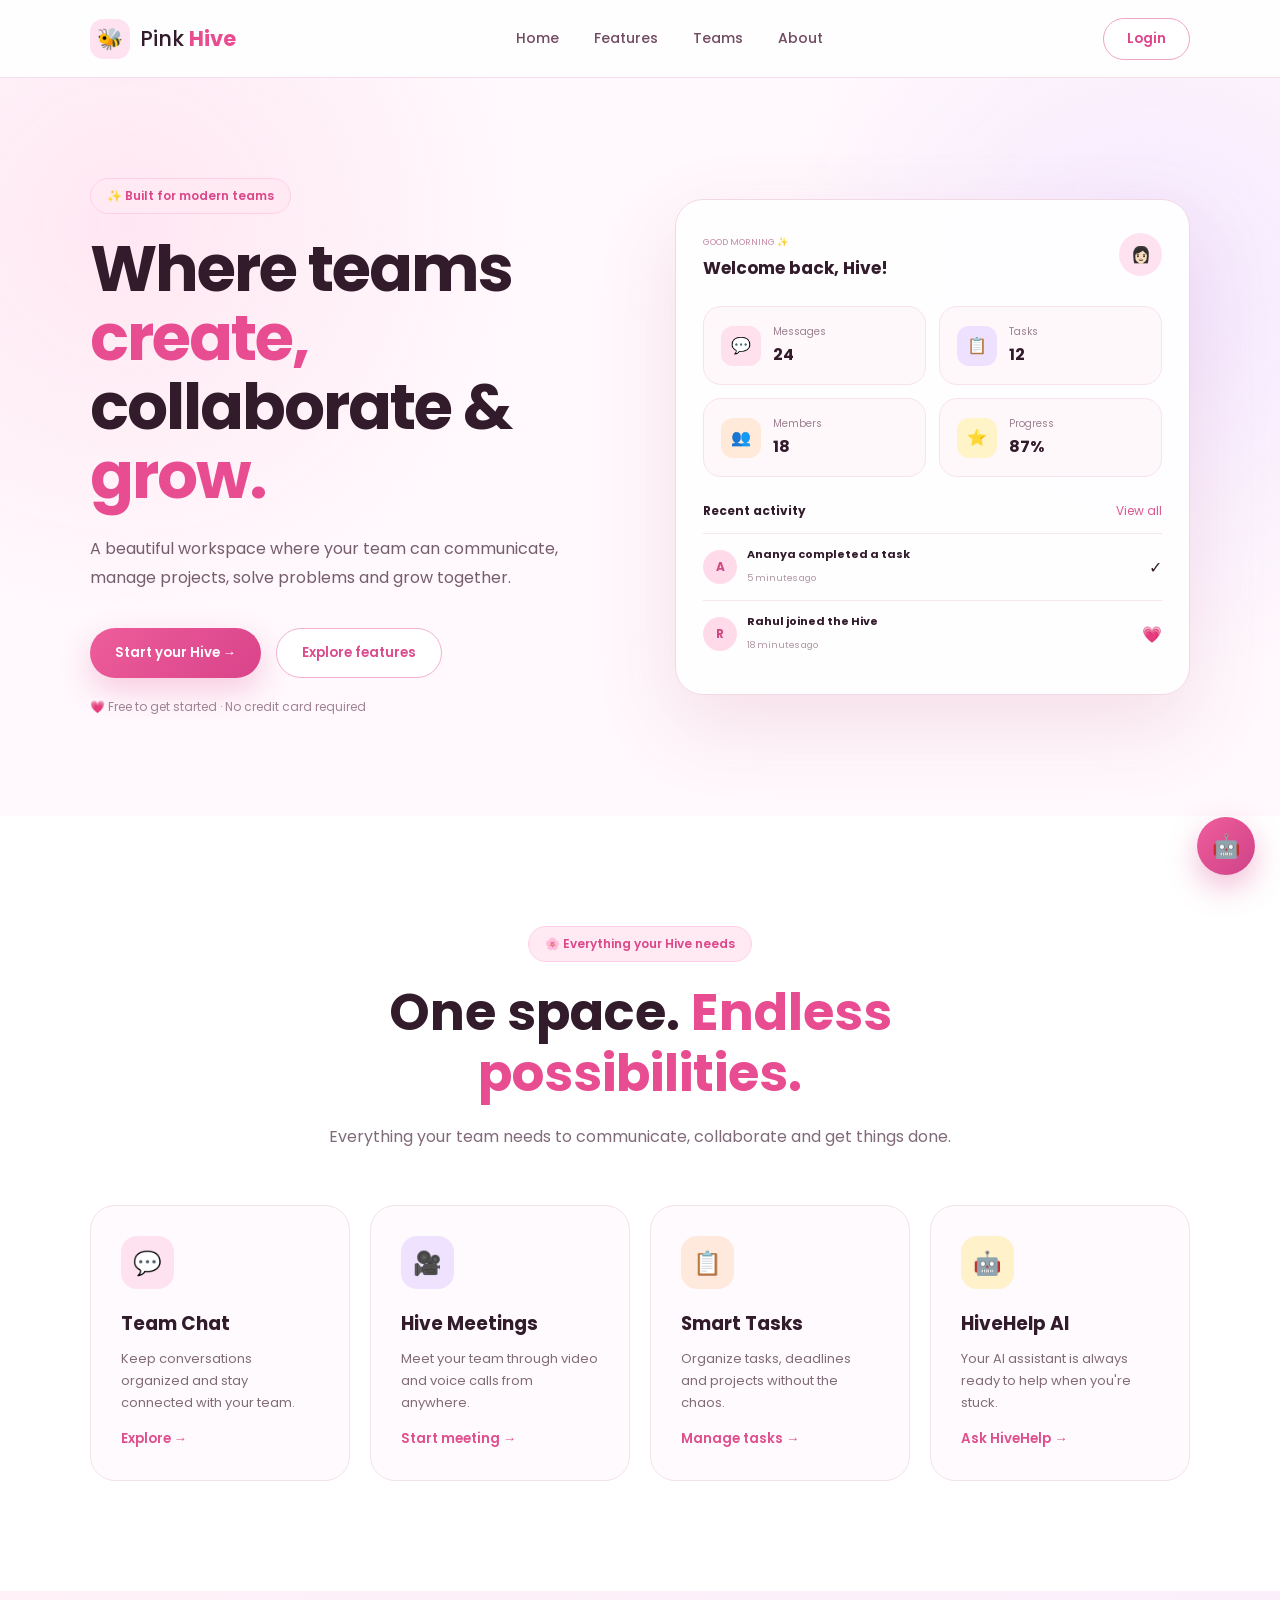
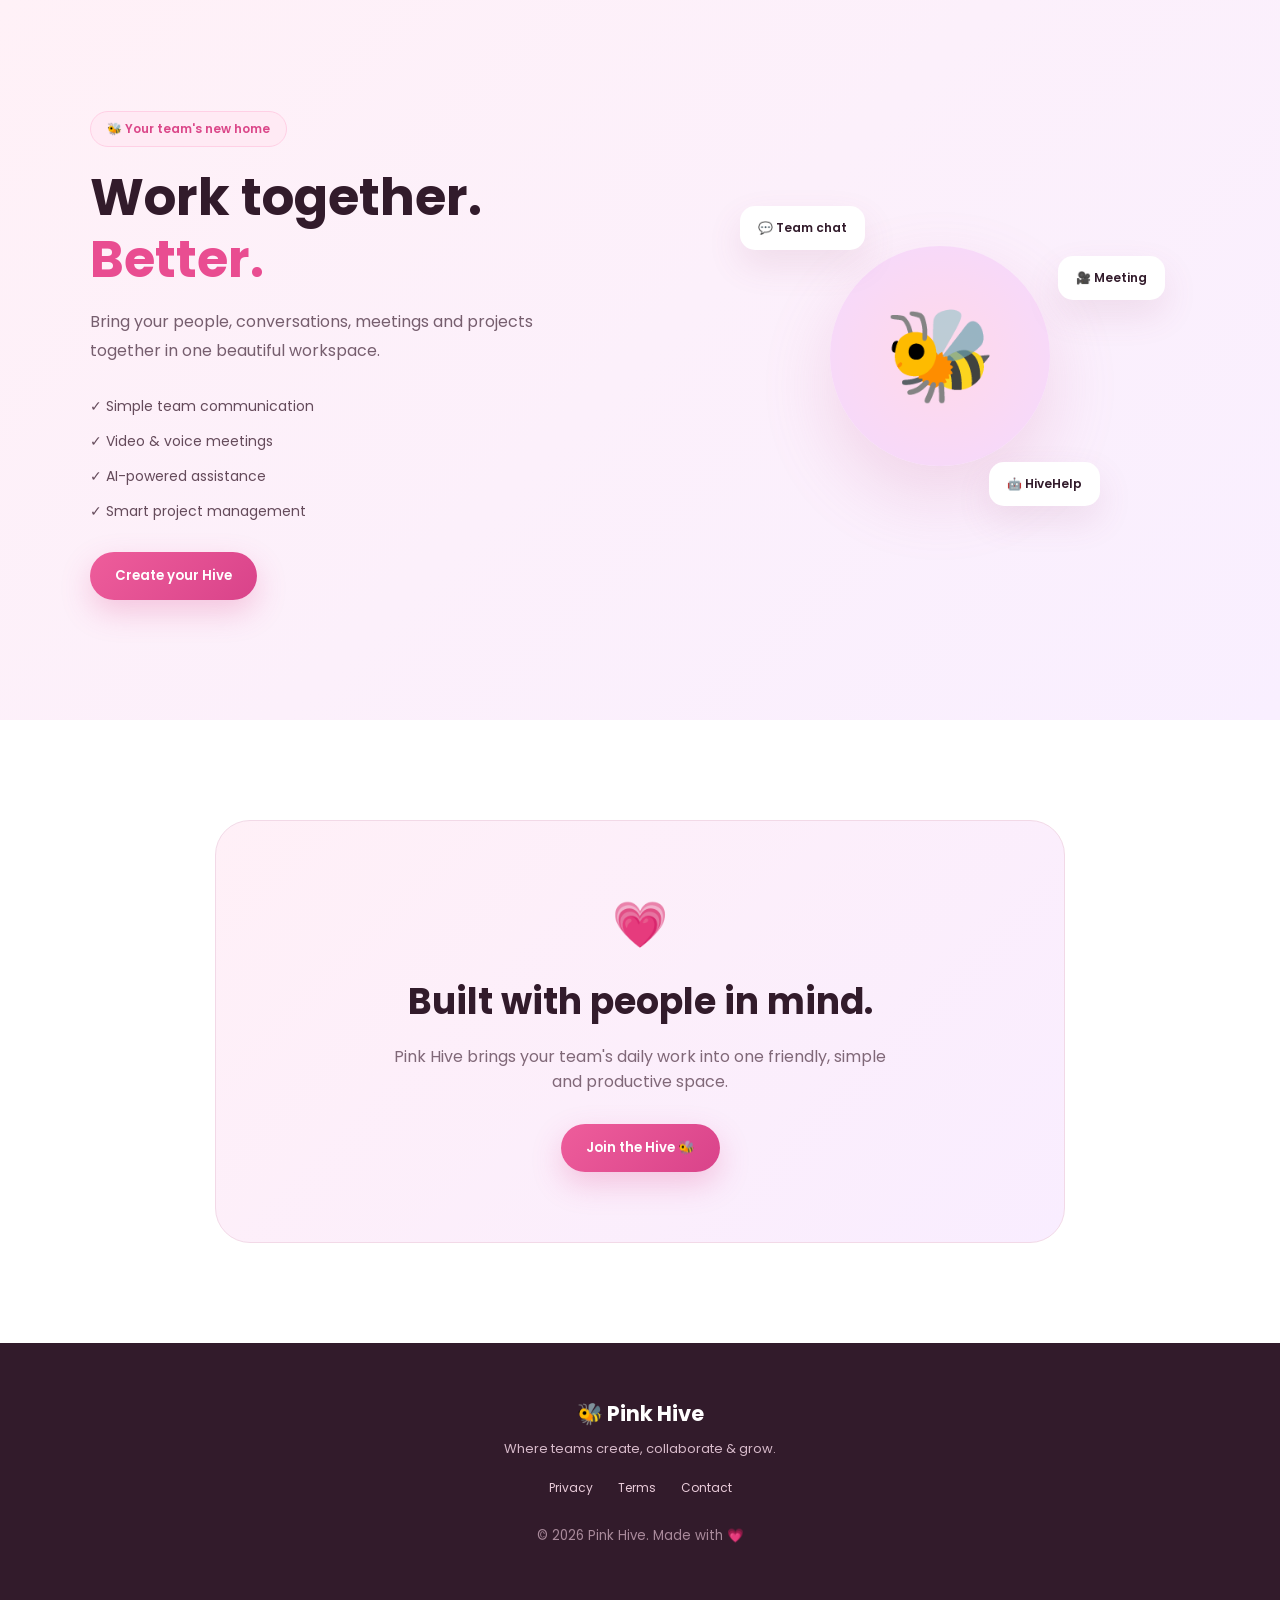
<file: index.html>
<!DOCTYPE html>
<html lang="en">
<head>
    <meta charset="UTF-8">
    <meta name="viewport" content="width=device-width, initial-scale=1.0">
    <title>Pink Hive | Collaborate & Grow</title>

    <link rel="preconnect" href="https://fonts.googleapis.com">
    <link rel="preconnect" href="https://fonts.gstatic.com" crossorigin>
    <link href="https://fonts.googleapis.com/css2?family=Poppins:wght@300;400;500;600;700;800&display=swap" rel="stylesheet">

    <link rel="stylesheet" href="style.css">
</head>

<body>

    <!-- Background decorations -->
    <div class="floating flower flower1">✿</div>
    <div class="floating flower flower2">✿</div>
    <div class="floating heart heart1">♡</div>
    <div class="floating heart heart2">♡</div>

    <!-- NAVBAR -->
    <nav class="navbar">

        <div class="logo">
            <div class="logo-icon">🐝</div>
            <span>Pink <b>Hive</b></span>
        </div>

        <div class="nav-links">
            <a href="#home">Home</a>
            <a href="#features">Features</a>
            <a href="#teams">Teams</a>
            <a href="#about">About</a>
        </div>

        <button class="login-btn" onclick="openLogin()">
            Login
        </button>

    </nav>


    <!-- HERO -->
    <section class="hero" id="home">

        <div class="hero-content">

            <div class="badge">
                ✨ Built for modern teams
            </div>

            <h1>
                Where teams
                <span>create,</span>
                <br>
                collaborate &
                <span>grow.</span>
            </h1>

            <p>
                A beautiful workspace where your team can communicate,
                manage projects, solve problems and grow together.
            </p>

            <div class="hero-buttons">

                <button class="primary-btn" onclick="startWorkspace()">
                    Start your Hive →
                </button>

                <button class="secondary-btn" onclick="scrollToFeatures()">
                    Explore features
                </button>

            </div>

            <div class="small-text">
                💗 Free to get started · No credit card required
            </div>

        </div>


        <!-- DASHBOARD PREVIEW -->
        <div class="dashboard-card">

            <div class="dashboard-top">

                <div>
                    <small>GOOD MORNING ✨</small>
                    <h3>Welcome back, Hive!</h3>
                </div>

                <div class="profile">
                    👩🏻
                </div>

            </div>


            <div class="dashboard-grid">

                <div class="mini-card">

                    <div class="mini-icon pink">
                        💬
                    </div>

                    <div>
                        <small>Messages</small>
                        <strong>24</strong>
                    </div>

                </div>


                <div class="mini-card">

                    <div class="mini-icon purple">
                        📋
                    </div>

                    <div>
                        <small>Tasks</small>
                        <strong>12</strong>
                    </div>

                </div>


                <div class="mini-card">

                    <div class="mini-icon peach">
                        👥
                    </div>

                    <div>
                        <small>Members</small>
                        <strong>18</strong>
                    </div>

                </div>


                <div class="mini-card">

                    <div class="mini-icon yellow">
                        ⭐
                    </div>

                    <div>
                        <small>Progress</small>
                        <strong>87%</strong>
                    </div>

                </div>

            </div>


            <div class="activity">

                <div class="activity-title">
                    <b>Recent activity</b>
                    <span>View all</span>
                </div>

                <div class="activity-item">
                    <div class="avatar">A</div>

                    <div>
                        <b>Ananya completed a task</b>
                        <small>5 minutes ago</small>
                    </div>

                    <span>✓</span>
                </div>

                <div class="activity-item">
                    <div class="avatar">R</div>

                    <div>
                        <b>Rahul joined the Hive</b>
                        <small>18 minutes ago</small>
                    </div>

                    <span>💗</span>
                </div>

            </div>

        </div>

    </section>


    <!-- FEATURES -->
    <section class="features-section" id="features">

        <div class="section-heading">

            <div class="badge">
                🌸 Everything your Hive needs
            </div>

            <h2>
                One space.
                <span>Endless possibilities.</span>
            </h2>

            <p>
                Everything your team needs to communicate,
                collaborate and get things done.
            </p>

        </div>


        <div class="features-grid">

            <div class="feature-card">

                <div class="feature-icon pink-icon">
                    💬
                </div>

                <h3>Team Chat</h3>

                <p>
                    Keep conversations organized and
                    stay connected with your team.
                </p>

                <button onclick="showFeature('Team Chat')">
                    Explore →
                </button>

            </div>


            <div class="feature-card">

                <div class="feature-icon purple-icon">
                    🎥
                </div>

                <h3>Hive Meetings</h3>

                <p>
                    Meet your team through video and
                    voice calls from anywhere.
                </p>

                <button onclick="startMeeting()">
                    Start meeting →
                </button>

            </div>


            <div class="feature-card">

                <div class="feature-icon peach-icon">
                    📋
                </div>

                <h3>Smart Tasks</h3>

                <p>
                    Organize tasks, deadlines and projects
                    without the chaos.
                </p>

                <button onclick="showFeature('Smart Tasks')">
                    Manage tasks →
                </button>

            </div>


            <div class="feature-card">

                <div class="feature-icon yellow-icon">
                    🤖
                </div>

                <h3>HiveHelp AI</h3>

                <p>
                    Your AI assistant is always ready to
                    help when you're stuck.
                </p>

                <button onclick="openChat()">
                    Ask HiveHelp →
                </button>

            </div>

        </div>

    </section>


    <!-- TEAM SECTION -->
    <section class="team-section" id="teams">

        <div class="team-text">

            <div class="badge">
                🐝 Your team's new home
            </div>

            <h2>
                Work together.
                <span>Better.</span>
            </h2>

            <p>
                Bring your people, conversations, meetings
                and projects together in one beautiful workspace.
            </p>

            <div class="check-list">

                <div>✓ Simple team communication</div>
                <div>✓ Video & voice meetings</div>
                <div>✓ AI-powered assistance</div>
                <div>✓ Smart project management</div>

            </div>

            <button class="primary-btn" onclick="startWorkspace()">
                Create your Hive
            </button>

        </div>


        <div class="team-visual">

            <div class="hive-circle">
                🐝
            </div>

            <div class="floating-card card-one">
                💬 Team chat
            </div>

            <div class="floating-card card-two">
                🎥 Meeting
            </div>

            <div class="floating-card card-three">
                🤖 HiveHelp
            </div>

        </div>

    </section>


    <!-- ABOUT -->
    <section class="about-section" id="about">

        <div class="about-box">

            <div class="about-icon">
                💗
            </div>

            <h2>
                Built with people in mind.
            </h2>

            <p>
                Pink Hive brings your team's daily work into
                one friendly, simple and productive space.
            </p>

            <button class="primary-btn" onclick="startWorkspace()">
                Join the Hive 🐝
            </button>

        </div>

    </section>


    <!-- FOOTER -->
    <footer>

        <div class="footer-logo">
            🐝 Pink Hive
        </div>

        <p>
            Where teams create, collaborate & grow.
        </p>

        <div class="footer-links">
            <span>Privacy</span>
            <span>Terms</span>
            <span>Contact</span>
        </div>

        <small>
            © 2026 Pink Hive. Made with 💗
        </small>

    </footer>


    <!-- LOGIN MODAL -->
    <div class="modal" id="loginModal">

        <div class="modal-box">

            <button class="close" onclick="closeLogin()">×</button>

            <div class="modal-icon">🐝</div>

            <h2>Welcome back!</h2>

            <p>Enter your details to join your Hive.</p>

            <input
                type="email"
                id="email"
                placeholder="Email address"
            >

            <input
                type="password"
                id="password"
                placeholder="Password"
            >

            <button
                class="primary-btn full"
                onclick="login()"
            >
                Login
            </button>

            <p class="signup-text">
                Don't have an account?
                <b onclick="signup()">Create one</b>
            </p>

        </div>

    </div>


    <!-- AI CHAT -->
    <div class="chat-box" id="chatBox">

        <div class="chat-header">

            <div>
                🤖 <b>HiveHelp</b>
                <small>Your AI assistant</small>
            </div>

            <button onclick="closeChat()">×</button>

        </div>


        <div class="chat-messages" id="chatMessages">

            <div class="bot-message">
                Hey! 🐝 I'm HiveHelp.
                What can I help you with?
            </div>

        </div>


        <div class="chat-input">

            <input
                id="chatInput"
                placeholder="Ask HiveHelp..."
                onkeydown="handleChat(event)"
            >

            <button onclick="sendMessage()">
                ➤
            </button>

        </div>

    </div>


    <!-- CHAT BUTTON -->
    <button class="chat-button" onclick="openChat()">
        🤖
    </button>


    <script src="script.js"></script>

</body>
</html>
</file>
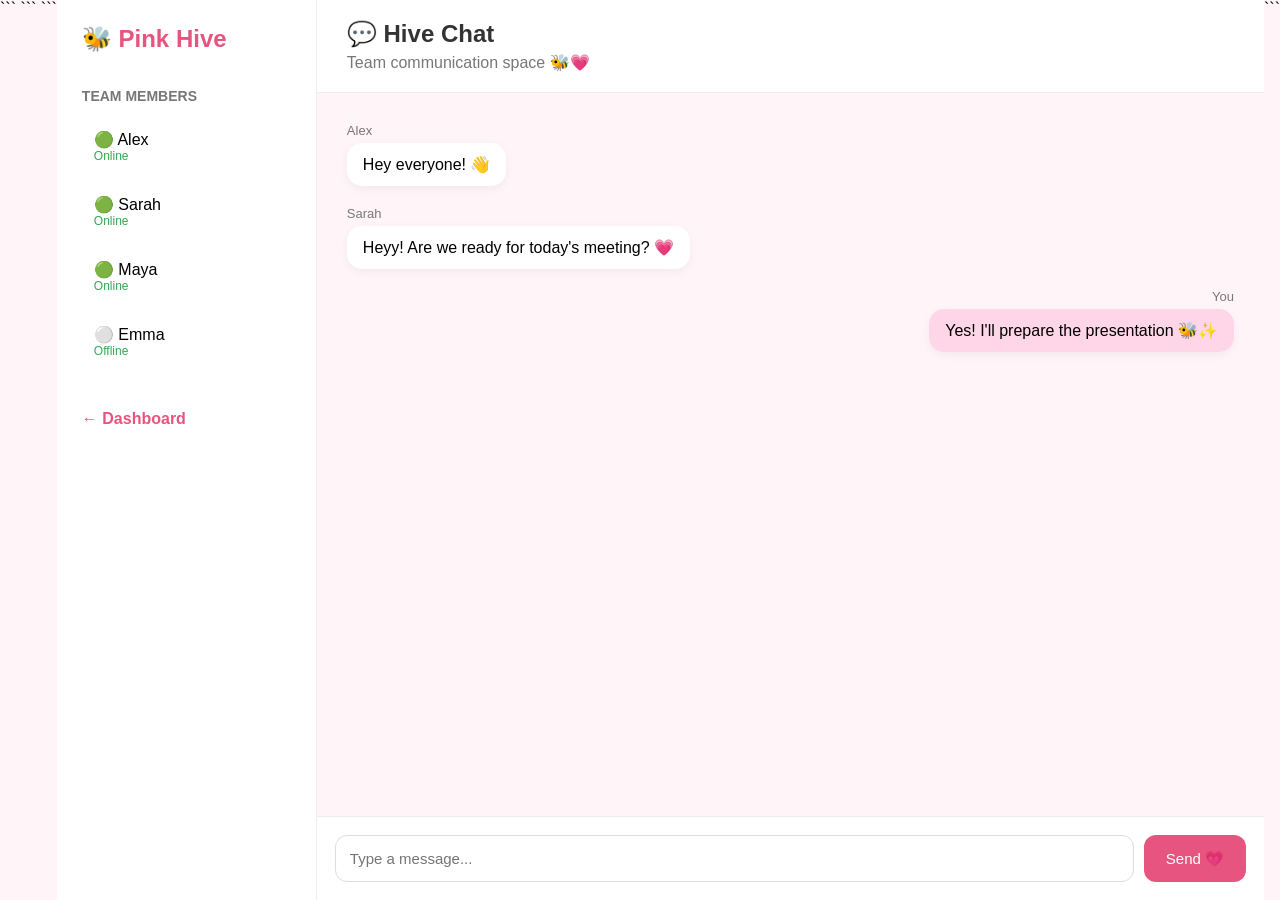
<file: chat.html>
<!DOCTYPE html>

<html lang="en">

<head>

```
<meta charset="UTF-8">
<meta name="viewport" content="width=device-width, initial-scale=1.0">

<title>Pink Hive - Team Chat</title>

<style>

    * {
        box-sizing: border-box;
    }

    body {
        margin: 0;
        font-family: Arial, sans-serif;
        background: #fff5f9;
        height: 100vh;
        display: flex;
    }

    /* LEFT SIDEBAR */

    .sidebar {
        width: 260px;
        background: white;
        border-right: 1px solid #eee;
        padding: 25px;
    }

    .logo {
        font-size: 24px;
        font-weight: bold;
        color: #e75480;
        margin-bottom: 35px;
    }

    .sidebar h3 {
        color: #777;
        font-size: 14px;
    }

    .member {
        padding: 12px;
        margin: 8px 0;
        border-radius: 12px;
        cursor: pointer;
    }

    .member:hover {
        background: #fff0f6;
    }

    .online {
        color: #35a853;
        font-size: 12px;
    }

    .back {
        display: block;
        margin-top: 40px;
        color: #e75480;
        text-decoration: none;
        font-weight: bold;
    }

    /* CHAT AREA */

    .chat-area {
        flex: 1;
        display: flex;
        flex-direction: column;
    }

    .chat-header {
        background: white;
        padding: 20px 30px;
        border-bottom: 1px solid #eee;
    }

    .chat-header h2 {
        margin: 0;
        color: #333;
    }

    .chat-header p {
        margin: 5px 0 0;
        color: #777;
    }

    /* MESSAGES */

    .messages {
        flex: 1;
        padding: 30px;
        overflow-y: auto;
    }

    .message {
        margin-bottom: 20px;
        max-width: 65%;
    }

    .sender {
        font-size: 13px;
        color: #777;
        margin-bottom: 5px;
    }

    .bubble {
        display: inline-block;
        padding: 12px 16px;
        border-radius: 15px;
        background: white;
        box-shadow: 0 3px 10px rgba(0,0,0,0.05);
    }

    .my-message {
        margin-left: auto;
        text-align: right;
    }

    .my-message .bubble {
        background: #ffd6e7;
    }

    /* MESSAGE INPUT */

    .input-area {
        background: white;
        padding: 18px;
        display: flex;
        gap: 10px;
        border-top: 1px solid #eee;
    }

    .input-area input {
        flex: 1;
        padding: 14px;
        border: 1px solid #ddd;
        border-radius: 12px;
        font-size: 15px;
        outline: none;
    }

    .input-area button {
        padding: 14px 22px;
        border: none;
        border-radius: 12px;
        background: #e75480;
        color: white;
        cursor: pointer;
        font-size: 15px;
    }

    .input-area button:hover {
        opacity: 0.9;
    }

</style>
```

</head>

<body>

```
<!-- LEFT SIDEBAR -->

<div class="sidebar">

    <div class="logo">
        🐝 Pink Hive
    </div>

    <h3>TEAM MEMBERS</h3>

    <div class="member">
        🟢 Alex
        <div class="online">Online</div>
    </div>

    <div class="member">
        🟢 Sarah
        <div class="online">Online</div>
    </div>

    <div class="member">
        🟢 Maya
        <div class="online">Online</div>
    </div>

    <div class="member">
        ⚪ Emma
        <div class="online">Offline</div>
    </div>

    <a href="dashboard.html" class="back">
        ← Dashboard
    </a>

</div>


<!-- CHAT -->

<div class="chat-area">


    <div class="chat-header">

        <h2>💬 Hive Chat</h2>

        <p>
            Team communication space 🐝💗
        </p>

    </div>


    <!-- MESSAGES -->

    <div class="messages" id="messages">


        <div class="message">

            <div class="sender">
                Alex
            </div>

            <div class="bubble">
                Hey everyone! 👋
            </div>

        </div>


        <div class="message">

            <div class="sender">
                Sarah
            </div>

            <div class="bubble">
                Heyy! Are we ready for today's meeting? 💗
            </div>

        </div>


        <div class="message my-message">

            <div class="sender">
                You
            </div>

            <div class="bubble">
                Yes! I'll prepare the presentation 🐝✨
            </div>

        </div>


    </div>


    <!-- INPUT -->

    <div class="input-area">

        <input
            type="text"
            id="messageInput"
            placeholder="Type a message..."
            onkeydown="handleEnter(event)"
        >

        <button onclick="sendMessage()">
            Send 💗
        </button>

    </div>


</div>


<script>

    function sendMessage() {

        const input =
            document.getElementById("messageInput");

        const message =
            input.value.trim();

        if (message === "") {
            return;
        }


        const messages =
            document.getElementById("messages");


        const newMessage =
            document.createElement("div");

        newMessage.className =
            "message my-message";


        newMessage.innerHTML = `

            <div class="sender">
                You
            </div>

            <div class="bubble">
                ${message}
            </div>

        `;


        messages.appendChild(newMessage);


        input.value = "";


        messages.scrollTop =
            messages.scrollHeight;

    }


    function handleEnter(event) {

        if (event.key === "Enter") {

            sendMessage();

        }

    }

</script>
```

</body>

</html>
</file>
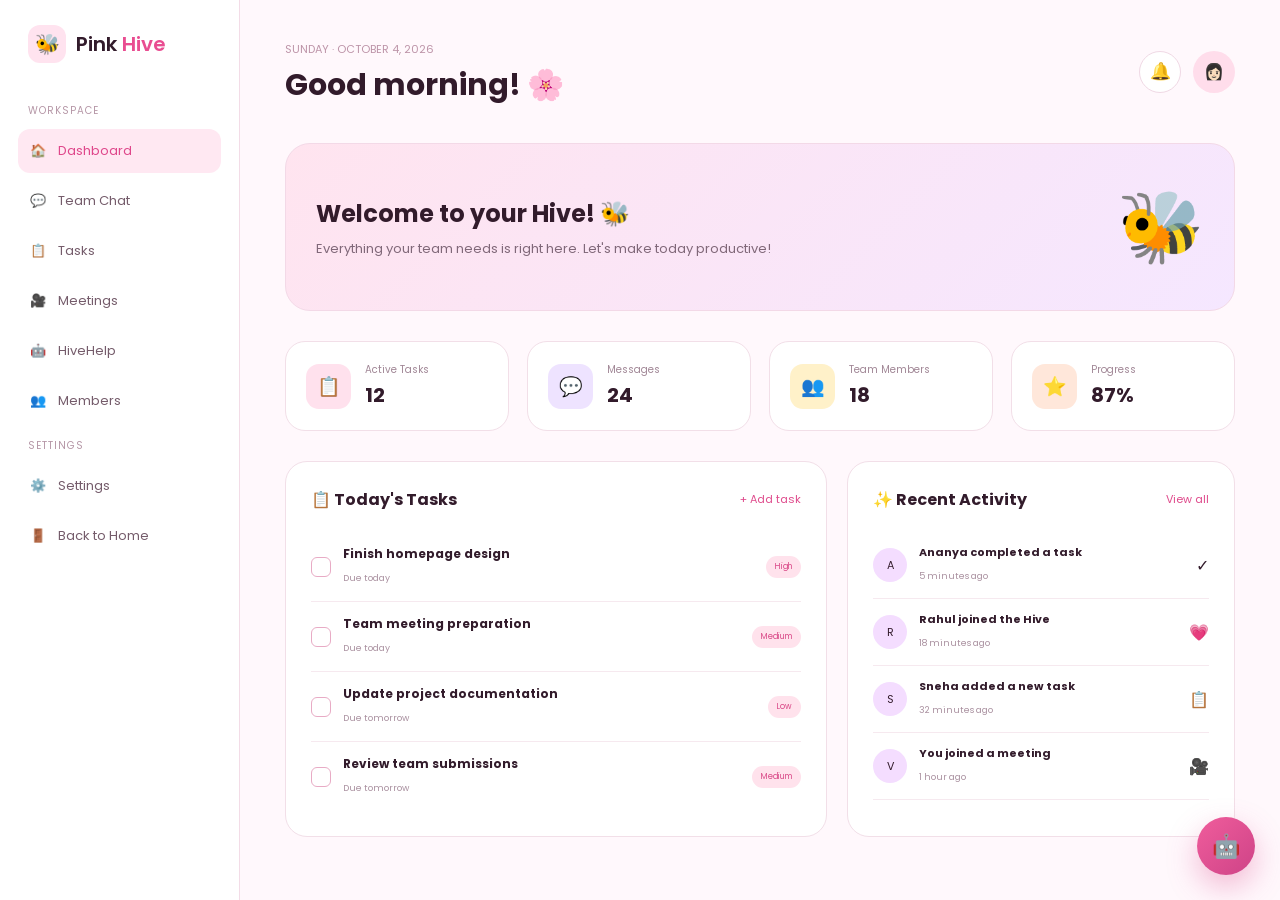
<file: dashboard.html>
<!DOCTYPE html>
<html lang="en">

<head>
    <meta charset="UTF-8">
    <meta name="viewport" content="width=device-width, initial-scale=1.0">

    <title>Pink Hive | Dashboard</title>

    <link rel="preconnect" href="https://fonts.googleapis.com">
    <link rel="preconnect" href="https://fonts.gstatic.com" crossorigin>

    <link
        href="https://fonts.googleapis.com/css2?family=Poppins:wght@300;400;500;600;700;800&display=swap"
        rel="stylesheet">

    <link rel="stylesheet" href="style.css">

    <style>

        body {
            background: #fff8fc;
        }

        .dashboard-page {
            min-height: 100vh;
            display: flex;
        }

        /* SIDEBAR */

        .sidebar {
            width: 240px;
            min-height: 100vh;
            background: white;
            border-right: 1px solid #f3dce7;
            padding: 25px 18px;
            position: fixed;
            left: 0;
            top: 0;
        }

        .side-logo {
            display: flex;
            align-items: center;
            gap: 10px;
            font-size: 20px;
            font-weight: 600;
            margin-bottom: 40px;
            padding-left: 10px;
        }

        .side-logo span {
            color: #e94d91;
        }

        .side-logo-icon {
            width: 38px;
            height: 38px;
            background: #ffe3ef;
            border-radius: 12px;
            display: flex;
            align-items: center;
            justify-content: center;
        }

        .menu-title {
            font-size: 10px;
            color: #b596a6;
            margin: 15px 10px 10px;
            text-transform: uppercase;
            letter-spacing: 1px;
        }

        .side-menu {
            display: flex;
            flex-direction: column;
            gap: 6px;
        }

        .side-menu button {
            width: 100%;
            border: none;
            background: transparent;
            padding: 12px;
            border-radius: 12px;
            display: flex;
            align-items: center;
            gap: 12px;
            color: #755c6b;
            font-family: inherit;
            font-size: 13px;
            cursor: pointer;
            text-align: left;
            transition: .3s;
        }

        .side-menu button:hover,
        .side-menu button.active {
            background: #ffe8f2;
            color: #df478b;
        }

        /* MAIN */

        .dashboard-main {
            margin-left: 240px;
            width: calc(100% - 240px);
            padding: 35px 45px;
        }

        .dashboard-header {
            display: flex;
            justify-content: space-between;
            align-items: center;
            margin-bottom: 35px;
        }

        .dashboard-header small {
            color: #bd94a8;
            font-size: 11px;
        }

        .dashboard-header h1 {
            font-size: 30px;
            margin-top: 3px;
        }

        .header-actions {
            display: flex;
            gap: 12px;
            align-items: center;
        }

        .notification {
            width: 42px;
            height: 42px;
            border: 1px solid #f0d9e5;
            background: white;
            border-radius: 50%;
            cursor: pointer;
            font-size: 17px;
        }

        .dashboard-profile {
            width: 42px;
            height: 42px;
            border-radius: 50%;
            background: #ffddeb;
            display: flex;
            align-items: center;
            justify-content: center;
        }

        /* WELCOME */

        .welcome-card {
            padding: 30px;
            border-radius: 25px;

            background:
                linear-gradient(
                    135deg,
                    #ffe4ef,
                    #f5e7ff
                );

            border: 1px solid #f3d9e7;

            display: flex;
            justify-content: space-between;
            align-items: center;

            margin-bottom: 30px;
        }

        .welcome-card h2 {
            font-size: 24px;
            margin-bottom: 8px;
        }

        .welcome-card p {
            color: #806879;
            font-size: 13px;
        }

        .welcome-bee {
            font-size: 70px;
            animation: beeFloat 3s infinite ease-in-out;
        }

        @keyframes beeFloat {

            0%, 100% {
                transform: translateY(0);
            }

            50% {
                transform: translateY(-12px);
            }

        }

        /* STATS */

        .stats-grid {
            display: grid;
            grid-template-columns:
                repeat(4, 1fr);
            gap: 18px;
            margin-bottom: 30px;
        }

        .stat-card {
            background: white;
            border: 1px solid #f2dfe8;
            border-radius: 20px;
            padding: 20px;
            display: flex;
            align-items: center;
            gap: 14px;
        }

        .stat-icon {
            width: 45px;
            height: 45px;
            border-radius: 13px;
            display: flex;
            align-items: center;
            justify-content: center;
            font-size: 19px;
        }

        .stat-pink {
            background: #ffe1ed;
        }

        .stat-purple {
            background: #eee3ff;
        }

        .stat-yellow {
            background: #fff1c9;
        }

        .stat-peach {
            background: #ffe7da;
        }

        .stat-card small {
            display: block;
            color: #a18796;
            font-size: 10px;
        }

        .stat-card strong {
            display: block;
            font-size: 20px;
            margin-top: 2px;
        }

        /* CONTENT GRID */

        .content-grid {
            display: grid;
            grid-template-columns: 1.4fr 1fr;
            gap: 20px;
        }

        .panel {
            background: white;
            border: 1px solid #f2dfe8;
            border-radius: 22px;
            padding: 25px;
        }

        .panel-heading {
            display: flex;
            justify-content: space-between;
            align-items: center;
            margin-bottom: 20px;
        }

        .panel-heading h3 {
            font-size: 16px;
        }

        .panel-heading button {
            border: none;
            background: none;
            color: #df4b8c;
            font-family: inherit;
            font-size: 11px;
            cursor: pointer;
        }

        /* TASKS */

        .task {
            display: flex;
            align-items: center;
            gap: 12px;
            padding: 13px 0;
            border-bottom: 1px solid #f6e9ef;
        }

        .task:last-child {
            border-bottom: none;
        }

        .task-check {
            width: 20px;
            height: 20px;
            border: 1px solid #e8abc5;
            border-radius: 6px;
            background: white;
            cursor: pointer;
        }

        .task-info {
            flex: 1;
        }

        .task-info strong {
            display: block;
            font-size: 12px;
        }

        .task-info small {
            color: #aa91a0;
            font-size: 9px;
        }

        .priority {
            padding: 5px 9px;
            border-radius: 20px;
            font-size: 8px;
            background: #ffe2ec;
            color: #d94786;
        }

        /* ACTIVITY */

        .activity-row {
            display: flex;
            gap: 12px;
            align-items: center;
            padding: 12px 0;
            border-bottom: 1px solid #f6e9ef;
        }

        .activity-avatar {
            width: 34px;
            height: 34px;
            border-radius: 50%;
            background: #f4ddff;
            display: flex;
            align-items: center;
            justify-content: center;
            font-size: 11px;
        }

        .activity-info {
            flex: 1;
        }

        .activity-info strong {
            display: block;
            font-size: 11px;
        }

        .activity-info small {
            color: #aa91a0;
            font-size: 9px;
        }

        /* MOBILE */

        @media(max-width: 900px) {

            .sidebar {
                width: 70px;
                padding: 20px 10px;
            }

            .side-logo span,
            .menu-title,
            .side-menu button span {
                display: none;
            }

            .side-logo {
                justify-content: center;
                padding: 0;
            }

            .side-menu button {
                justify-content: center;
            }

            .dashboard-main {
                margin-left: 70px;
                width: calc(100% - 70px);
                padding: 25px;
            }

            .stats-grid {
                grid-template-columns: 1fr 1fr;
            }

        }

        @media(max-width: 650px) {

            .dashboard-main {
                padding: 20px 15px;
            }

            .welcome-card {
                padding: 22px;
            }

            .welcome-bee {
                font-size: 50px;
            }

            .content-grid {
                grid-template-columns: 1fr;
            }

            .stats-grid {
                grid-template-columns: 1fr 1fr;
                gap: 10px;
            }

            .dashboard-header h1 {
                font-size: 23px;
            }

        }

    </style>

</head>


<body>

<div class="dashboard-page">


    <!-- SIDEBAR -->

    <aside class="sidebar">

        <div class="side-logo">

            <div class="side-logo-icon">
                🐝
            </div>

            <div>
                Pink <span>Hive</span>
            </div>

        </div>


        <div class="menu-title">
            Workspace
        </div>


        <div class="side-menu">

            <button class="active" onclick="window.location.href='dashboard.html'">
                🏠
                <span>Dashboard</span>
            </button>

            <button onclick="window.location.href='chat.html'">
                💬
                <span>Team Chat</span>
            </button>

            <button onclick="window.location.href='tasks.html'">
                📋
                <span>Tasks</span>
            </button>

            <button onclick="window.location.href='meetings.html'">
                🎥
                <span>Meetings</span>
            </button>

            <button onclick="window.location.href='hivehelp.html'">
                🤖
                <span>HiveHelp</span>
            </button>

            <button onclick="window.location.href='members.html'">
                👥
                <span>Members</span>
            </button>

        </div>


        <div class="menu-title">
            Settings
        </div>


        <div class="side-menu">

            <button onclick="window.location.href='settings.html'">
                ⚙️
                <span>Settings</span>
            </button>

            <button onclick="window.location.href='index.html'">
                🚪
                <span>Back to Home</span>
            </button>

        </div>

    </aside>



    <!-- MAIN -->

    <main class="dashboard-main">


        <!-- HEADER -->

        <div class="dashboard-header">

            <div>

                <small>
                    SUNDAY · OCTOBER 4, 2026
                </small>

                <h1>
                    Good morning! 🌸
                </h1>

            </div>


            <div class="header-actions">

                <button
                    class="notification"
                    onclick="showNotification()">
                    🔔
                </button>

                <div class="dashboard-profile">
                    👩🏻
                </div>

            </div>

        </div>



        <!-- WELCOME -->

        <div class="welcome-card">

            <div>

                <h2>
                    Welcome to your Hive! 🐝
                </h2>

                <p>
                    Everything your team needs is right here.
                    Let's make today productive!
                </p>

            </div>

            <div class="welcome-bee">
                🐝
            </div>

        </div>



        <!-- STATS -->

        <div class="stats-grid">


            <div class="stat-card">

                <div class="stat-icon stat-pink">
                    📋
                </div>

                <div>

                    <small>
                        Active Tasks
                    </small>

                    <strong>
                        12
                    </strong>

                </div>

            </div>


            <div class="stat-card">

                <div class="stat-icon stat-purple">
                    💬
                </div>

                <div>

                    <small>
                        Messages
                    </small>

                    <strong>
                        24
                    </strong>

                </div>

            </div>


            <div class="stat-card">

                <div class="stat-icon stat-yellow">
                    👥
                </div>

                <div>

                    <small>
                        Team Members
                    </small>

                    <strong>
                        18
                    </strong>

                </div>

            </div>


            <div class="stat-card">

                <div class="stat-icon stat-peach">
                    ⭐
                </div>

                <div>

                    <small>
                        Progress
                    </small>

                    <strong>
                        87%
                    </strong>

                </div>

            </div>

        </div>



        <!-- CONTENT -->

        <div class="content-grid">


            <!-- TASKS -->

            <div class="panel">

                <div class="panel-heading">

                    <h3>
                        📋 Today's Tasks
                    </h3>

                    <button onclick="addTask()">
                        + Add task
                    </button>

                </div>


                <div class="task">

                    <button
                        class="task-check"
                        onclick="completeTask(this)">
                    </button>

                    <div class="task-info">

                        <strong>
                            Finish homepage design
                        </strong>

                        <small>
                            Due today
                        </small>

                    </div>

                    <span class="priority">
                        High
                    </span>

                </div>


                <div class="task">

                    <button
                        class="task-check"
                        onclick="completeTask(this)">
                    </button>

                    <div class="task-info">

                        <strong>
                            Team meeting preparation
                        </strong>

                        <small>
                            Due today
                        </small>

                    </div>

                    <span class="priority">
                        Medium
                    </span>

                </div>


                <div class="task">

                    <button
                        class="task-check"
                        onclick="completeTask(this)">
                    </button>

                    <div class="task-info">

                        <strong>
                            Update project documentation
                        </strong>

                        <small>
                            Due tomorrow
                        </small>

                    </div>

                    <span class="priority">
                        Low
                    </span>

                </div>


                <div class="task">

                    <button
                        class="task-check"
                        onclick="completeTask(this)">
                    </button>

                    <div class="task-info">

                        <strong>
                            Review team submissions
                        </strong>

                        <small>
                            Due tomorrow
                        </small>

                    </div>

                    <span class="priority">
                        Medium
                    </span>

                </div>

            </div>



            <!-- ACTIVITY -->

            <div class="panel">

                <div class="panel-heading">

                    <h3>
                        ✨ Recent Activity
                    </h3>

                    <button>
                        View all
                    </button>

                </div>


                <div class="activity-row">

                    <div class="activity-avatar">
                        A
                    </div>

                    <div class="activity-info">

                        <strong>
                            Ananya completed a task
                        </strong>

                        <small>
                            5 minutes ago
                        </small>

                    </div>

                    ✓

                </div>


                <div class="activity-row">

                    <div class="activity-avatar">
                        R
                    </div>

                    <div class="activity-info">

                        <strong>
                            Rahul joined the Hive
                        </strong>

                        <small>
                            18 minutes ago
                        </small>

                    </div>

                    💗

                </div>


                <div class="activity-row">

                    <div class="activity-avatar">
                        S
                    </div>

                    <div class="activity-info">

                        <strong>
                            Sneha added a new task
                        </strong>

                        <small>
                            32 minutes ago
                        </small>

                    </div>

                    📋

                </div>


                <div class="activity-row">

                    <div class="activity-avatar">
                        V
                    </div>

                    <div class="activity-info">

                        <strong>
                            You joined a meeting
                        </strong>

                        <small>
                            1 hour ago
                        </small>

                    </div>

                    🎥

                </div>

            </div>

        </div>

    </main>

</div>


<!-- HIVEHELP -->

<button
    class="chat-button"
    onclick="openChat()">
    🤖
</button>


<div class="chat-box" id="chatBox">

    <div class="chat-header">

        <div>

            🤖 <b>HiveHelp</b>

            <small>
                Your AI assistant
            </small>

        </div>

        <button onclick="closeChat()">
            ×
        </button>

    </div>


    <div
        class="chat-messages"
        id="chatMessages">

        <div class="bot-message">

            Hey! 🐝💗 I'm HiveHelp.
            What can I help you with?

        </div>

    </div>


    <div class="chat-input">

        <input
            id="chatInput"
            placeholder="Ask HiveHelp..."
            onkeydown="handleChat(event)"
        >

        <button onclick="sendMessage()">
            ➤
        </button>

    </div>

</div>


<script src="script.js"></script>


<script>

    function selectMenu(button) {

        document
            .querySelectorAll(".side-menu button")
            .forEach(btn => {

                btn.classList.remove("active");

            });

        button.classList.add("active");

        alert(
            button.innerText.trim() +
            " section is coming next! 🐝💗"
        );
    }


    function completeTask(button) {

        const task =
            button.parentElement;

        const title =
            task.querySelector("strong");

        title.style.textDecoration =
            "line-through";

        title.style.opacity =
            "0.5";

        button.innerText = "✓";

        button.style.background =
            "#ffe0ed";

        button.style.color =
            "#df4b8c";

    }


    function addTask() {

        const task =
            prompt("Enter your new task:");

        if (task) {

            alert(
                "Task added! 📋💗\n\n" +
                task
            );

        }

    }


    function showNotification() {

        alert(
            "🔔 You have 3 new notifications!"
        );

    }

</script>


</body>
</html>
</file>
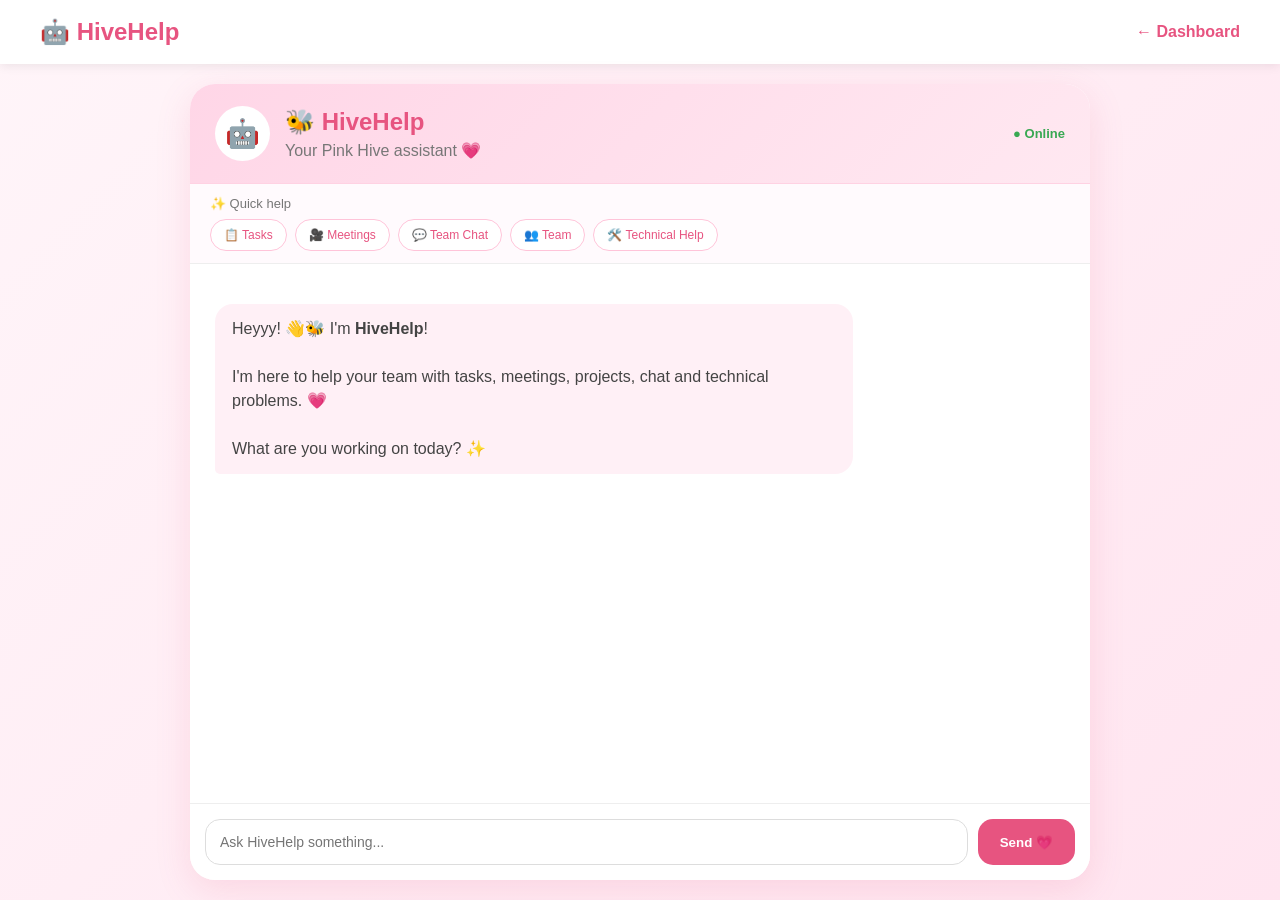
<file: hivehelp.html>
<!DOCTYPE html>
<html lang="en">

<head>

<meta charset="UTF-8">
<meta name="viewport" content="width=device-width, initial-scale=1.0">

<title>Pink Hive - HiveHelp</title>

<style>

    * {
        box-sizing: border-box;
    }

    body {
        margin: 0;
        font-family: Arial, sans-serif;
        background: linear-gradient(135deg, #fff5f9, #ffe5f0);
        height: 100vh;
        display: flex;
        flex-direction: column;
    }


    /* TOP BAR */

    .topbar {
        background: white;
        padding: 18px 40px;
        display: flex;
        justify-content: space-between;
        align-items: center;
        box-shadow: 0 2px 10px rgba(0,0,0,0.08);
    }

    .logo {
        color: #e75480;
        font-size: 24px;
        font-weight: bold;
    }

    .back {
        color: #e75480;
        text-decoration: none;
        font-weight: bold;
    }


    /* CHAT CONTAINER */

    .chat {
        flex: 1;
        max-width: 900px;
        width: 92%;
        height: calc(100vh - 110px);
        margin: 20px auto;
        background: white;
        border-radius: 25px;
        display: flex;
        flex-direction: column;
        overflow: hidden;
        box-shadow: 0 10px 35px rgba(231,84,128,0.15);
    }


    /* CHAT HEADER */

    .chat-header {
        padding: 22px 25px;
        background: linear-gradient(135deg, #ffd6e7, #ffe8f1);
        border-bottom: 1px solid #ffd2e3;
    }

    .header-content {
        display: flex;
        align-items: center;
        gap: 15px;
    }

    .bot-icon {
        width: 55px;
        height: 55px;
        border-radius: 50%;
        background: white;
        display: flex;
        align-items: center;
        justify-content: center;
        font-size: 28px;
    }

    .chat-header h2 {
        margin: 0;
        color: #e75480;
    }

    .chat-header p {
        margin: 5px 0 0;
        color: #777;
    }

    .online {
        margin-left: auto;
        color: #39a852;
        font-size: 13px;
        font-weight: bold;
    }


    /* QUICK QUESTIONS */

    .quick-help {
        padding: 12px 20px;
        border-bottom: 1px solid #eee;
        background: #fffafd;
    }

    .quick-help p {
        margin: 0 0 8px;
        font-size: 13px;
        color: #777;
    }

    .quick-buttons {
        display: flex;
        gap: 8px;
        overflow-x: auto;
    }

    .quick-button {
        white-space: nowrap;
        border: 1px solid #ffc4d9;
        background: white;
        color: #e75480;
        padding: 8px 13px;
        border-radius: 20px;
        cursor: pointer;
        font-size: 12px;
        margin: 0;
    }

    .quick-button:hover {
        background: #ffe4ee;
    }


    /* MESSAGES */

    .messages {
        flex: 1;
        padding: 25px;
        overflow-y: auto;
        scroll-behavior: smooth;
    }

    .message {
        margin: 15px 0;
        padding: 13px 17px;
        border-radius: 18px;
        max-width: 75%;
        line-height: 1.5;
        word-wrap: break-word;
    }

    .bot {
        background: #fff0f6;
        color: #444;
        border-bottom-left-radius: 5px;
    }

    .user {
        background: #ffd6e7;
        color: #444;
        margin-left: auto;
        border-bottom-right-radius: 5px;
    }


    /* TYPING */

    .typing {
        display: none;
        background: #fff0f6;
        width: fit-content;
        padding: 12px 18px;
        border-radius: 18px;
        color: #e75480;
        font-size: 13px;
        margin-bottom: 10px;
    }

    .typing.active {
        display: block;
    }


    /* INPUT */

    .input-area {
        display: flex;
        padding: 15px;
        border-top: 1px solid #eee;
        background: white;
        gap: 10px;
    }

    input {
        flex: 1;
        padding: 14px;
        border: 1px solid #ddd;
        border-radius: 15px;
        outline: none;
        font-size: 14px;
    }

    input:focus {
        border-color: #e75480;
        box-shadow: 0 0 5px rgba(231,84,128,0.2);
    }

    .send-button {
        padding: 14px 22px;
        border: none;
        border-radius: 15px;
        background: #e75480;
        color: white;
        cursor: pointer;
        font-weight: bold;
    }

    .send-button:hover {
        background: #d94370;
    }


    /* MOBILE */

    @media (max-width: 600px) {

        .topbar {
            padding: 15px 20px;
        }

        .logo {
            font-size: 20px;
        }

        .chat {
            width: 96%;
            margin: 10px auto;
            height: calc(100vh - 90px);
        }

        .message {
            max-width: 85%;
        }

        .online {
            display: none;
        }

    }

</style>

</head>


<body>


<!-- TOP BAR -->

<div class="topbar">

    <div class="logo">
        🤖 HiveHelp
    </div>

    <a href="dashboard.html" class="back">
        ← Dashboard
    </a>

</div>



<!-- CHAT -->

<div class="chat">


    <!-- HEADER -->

    <div class="chat-header">

        <div class="header-content">

            <div class="bot-icon">
                🤖
            </div>

            <div>

                <h2>🐝 HiveHelp</h2>

                <p>
                    Your Pink Hive assistant 💗
                </p>

            </div>

            <div class="online">
                ● Online
            </div>

        </div>

    </div>



    <!-- QUICK HELP -->

    <div class="quick-help">

        <p>
            ✨ Quick help
        </p>

        <div class="quick-buttons">

            <button
                class="quick-button"
                onclick="quickQuestion('How do I manage my tasks?')">
                📋 Tasks
            </button>

            <button
                class="quick-button"
                onclick="quickQuestion('How do I start a meeting?')">
                🎥 Meetings
            </button>

            <button
                class="quick-button"
                onclick="quickQuestion('How does team chat work?')">
                💬 Team Chat
            </button>

            <button
                class="quick-button"
                onclick="quickQuestion('How can I manage my team?')">
                👥 Team
            </button>

            <button
                class="quick-button"
                onclick="quickQuestion('I am stuck with a technical problem')">
                🛠️ Technical Help
            </button>

        </div>

    </div>



    <!-- MESSAGES -->

    <div class="messages" id="messages">

        <div class="message bot">

            Heyyy! 👋🐝 I'm <b>HiveHelp</b>!

            <br><br>

            I'm here to help your team with tasks, meetings,
            projects, chat and technical problems. 💗

            <br><br>

            What are you working on today? ✨

        </div>


        <div class="typing" id="typing">
            HiveHelp is typing... 💗
        </div>

    </div>



    <!-- INPUT -->

    <div class="input-area">

        <input
            id="userInput"
            placeholder="Ask HiveHelp something..."
            onkeydown="handleEnter(event)"
        >

        <button
            class="send-button"
            onclick="sendMessage()">
            Send 💗
        </button>

    </div>


</div>



<script>


/* SEND MESSAGE */

function sendMessage(customText = null) {

    const input =
        document.getElementById("userInput");

    const text =
        customText || input.value.trim();

    if (!text) {
        return;
    }


    const messages =
        document.getElementById("messages");


    /* USER MESSAGE */

    const userMessage =
        document.createElement("div");

    userMessage.className =
        "message user";

    userMessage.innerText =
        text;

    messages.appendChild(userMessage);


    input.value = "";


    messages.scrollTop =
        messages.scrollHeight;


    /* SHOW TYPING */

    const typing =
        document.getElementById("typing");

    typing.classList.add("active");


    messages.scrollTop =
        messages.scrollHeight;


    /* BOT RESPONSE */

    setTimeout(function() {

        typing.classList.remove("active");


        const botMessage =
            document.createElement("div");

        botMessage.className =
            "message bot";

        botMessage.innerText =
            getResponse(text);

        messages.appendChild(botMessage);


        messages.scrollTop =
            messages.scrollHeight;

    }, 900);

}



/* QUICK QUESTIONS */

function quickQuestion(question) {

    sendMessage(question);

}



/* AI RESPONSE */

function getResponse(text) {

    text =
        text.toLowerCase();


    /* GREETING */

    if (
        text.includes("hello") ||
        text.includes("hi") ||
        text.includes("hey")
    ) {

        return "Heyyy! 🐝💗 I'm HiveHelp! What can I help you with today?";

    }


    /* TASKS */

    if (
        text.includes("task") ||
        text.includes("todo") ||
        text.includes("to-do")
    ) {

        return "📋 For tasks, break your work into smaller steps, assign each task to a teammate and set a deadline. You can manage everything from the Tasks section of Pink Hive! 💗";

    }


    /* PROJECT */

    if (
        text.includes("project") ||
        text.includes("deadline")
    ) {

        return "🚀 For projects, divide the work between your Hive members, track progress and keep deadlines visible. Small tasks make big projects easier! 🐝";

    }


    /* MEETING */

    if (
        text.includes("meeting") ||
        text.includes("call") ||
        text.includes("camera") ||
        text.includes("microphone") ||
        text.includes("mic")
    ) {

        return "🎥 You can start a Hive Meeting from the Meetings section. Allow camera and microphone permissions, then use the controls to turn your camera or mic ON/OFF and share your screen.";

    }


    /* CHAT */

    if (
        text.includes("chat") ||
        text.includes("message")
    ) {

        return "💬 Team Chat helps your Hive members communicate quickly. You can discuss tasks, share updates and keep your project conversations together.";

    }


    /* TEAM */

    if (
        text.includes("team") ||
        text.includes("member") ||
        text.includes("invite")
    ) {

        return "👥 A strong Hive works as a team! You can add members, divide responsibilities and communicate through Team Chat and Meetings. 🐝💗";

    }


    /* TECHNICAL PROBLEM */

    if (
        text.includes("technical") ||
        text.includes("error") ||
        text.includes("bug") ||
        text.includes("problem") ||
        text.includes("stuck") ||
        text.includes("not working")
    ) {

        return "🛠️ Don't worry! 💗 First, check the error message, refresh the page and make sure your internet connection is working. If you're still stuck, tell me exactly what happened and I'll help you step-by-step.";

    }


    /* LOGIN */

    if (
        text.includes("login") ||
        text.includes("log in") ||
        text.includes("password")
    ) {

        return "🔐 If you're having trouble logging in, make sure your email and password are entered correctly. If the page doesn't open, try refreshing the website and logging in again.";

    }


    /* THANK YOU */

    if (
        text.includes("thank") ||
        text.includes("thanks")
    ) {

        return "Awww you're welcome! 🐝💗 That's what HiveHelp is here for! ✨";

    }


    /* HELP */

    if (
        text.includes("help") ||
        text.includes("how")
    ) {

        return "🤖 Of course! 💗 Tell me what you're trying to do. I can help with Tasks 📋, Projects 🚀, Meetings 🎥, Team Chat 💬, Team Members 👥 and technical problems 🛠️.";

    }


    /* DEFAULT */

    return "I'm HiveHelp 🤖💗. I don't have an answer for that yet, but tell me a little more about your problem and I'll try to guide you step-by-step! 🐝";

}



/* ENTER KEY */

function handleEnter(event) {

    if (event.key === "Enter") {

        sendMessage();

    }

}

</script>


</body>

</html>
</file>
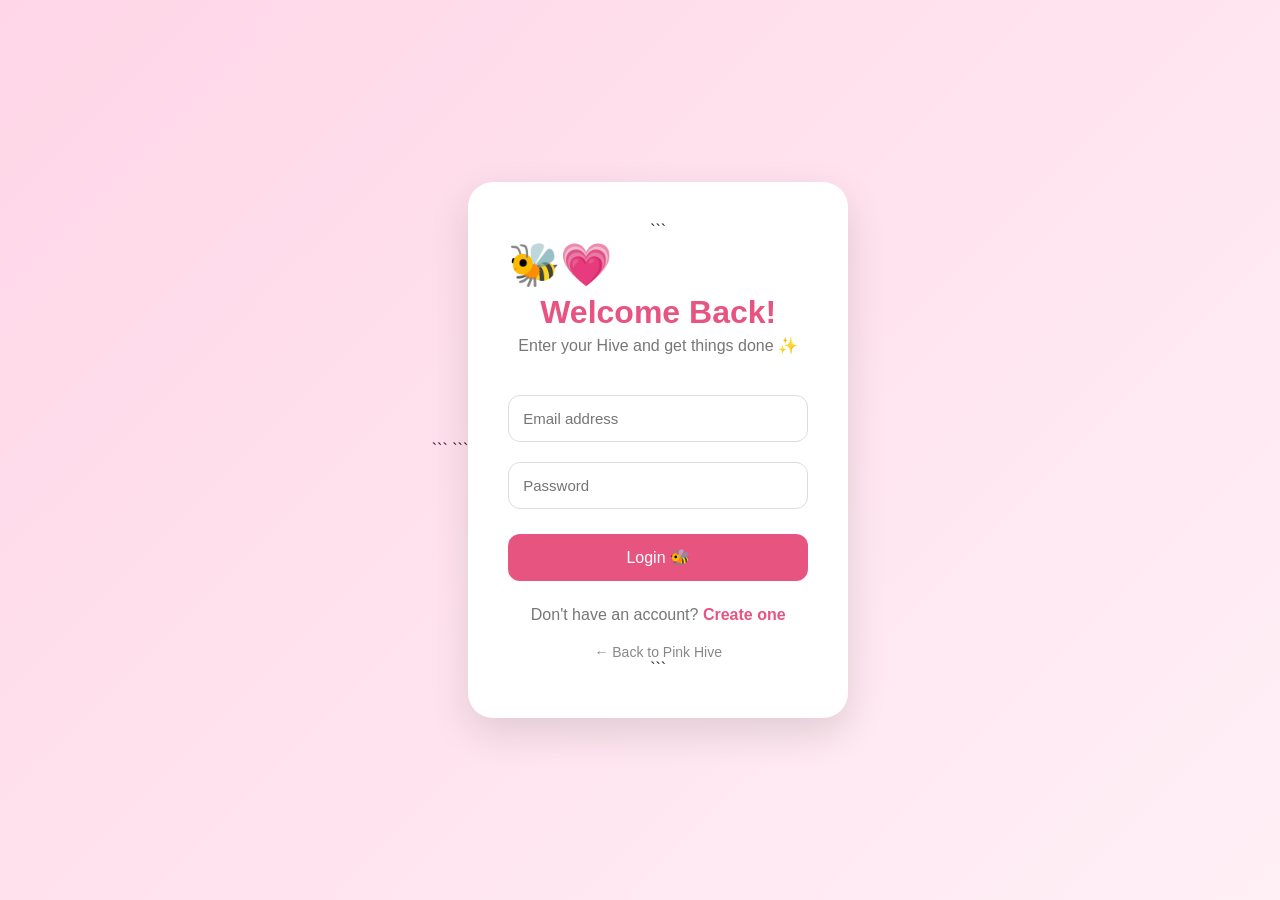
<file: login.html>
<!DOCTYPE html>

<html lang="en">
<head>
    <meta charset="UTF-8">
    <meta name="viewport" content="width=device-width, initial-scale=1.0">

```
<title>Pink Hive - Login</title>

<link rel="stylesheet" href="style.css">

<style>
    body {
        margin: 0;
        font-family: Arial, sans-serif;
        background: linear-gradient(135deg, #ffd6e7, #fff0f6);
        min-height: 100vh;
        display: flex;
        justify-content: center;
        align-items: center;
    }

    .login-container {
        width: 380px;
        background: white;
        padding: 40px;
        border-radius: 25px;
        box-shadow: 0 15px 40px rgba(0,0,0,0.12);
        text-align: center;
    }

    .logo {
        font-size: 42px;
        margin-bottom: 5px;
    }

    h1 {
        color: #e75480;
        margin-bottom: 5px;
    }

    .subtitle {
        color: #777;
        margin-bottom: 30px;
    }

    input {
        width: 100%;
        padding: 14px;
        margin: 10px 0;
        border: 1px solid #ddd;
        border-radius: 12px;
        box-sizing: border-box;
        font-size: 15px;
    }

    button {
        width: 100%;
        padding: 14px;
        margin-top: 15px;
        border: none;
        border-radius: 12px;
        background: #e75480;
        color: white;
        font-size: 16px;
        cursor: pointer;
    }

    button:hover {
        opacity: 0.9;
    }

    .signup-text {
        margin-top: 25px;
        color: #777;
    }

    .signup-text a {
        color: #e75480;
        text-decoration: none;
        font-weight: bold;
    }

    .back {
        display: block;
        margin-top: 20px;
        color: #888;
        text-decoration: none;
        font-size: 14px;
    }
</style>
```

</head>

<body>

<div class="login-container">

```
<div class="logo">🐝💗</div>

<h1>Welcome Back!</h1>

<p class="subtitle">
    Enter your Hive and get things done ✨
</p>

<form onsubmit="loginUser(event)">

    <input
        type="email"
        id="loginEmail"
        placeholder="Email address"
        required
    >

    <input
        type="password"
        id="loginPassword"
        placeholder="Password"
        required
    >

    <button type="submit">
        Login 🐝
    </button>

</form>

<p class="signup-text">
    Don't have an account?
    <a href="signup.html">Create one</a>
</p>

<a href="index.html" class="back">
    ← Back to Pink Hive
</a>
```

</div>

<script>
    function loginUser(event) {

        event.preventDefault();

        const email =
            document.getElementById("loginEmail").value.trim();

        const password =
            document.getElementById("loginPassword").value;

        if (email && password) {

            // Save login status
            localStorage.setItem("pinkHiveLoggedIn", "true");

            // Save the logged-in email
            localStorage.setItem("pinkHiveUserEmail", email);

            alert("Welcome back to Pink Hive! 🐝💗");

            // Open dashboard
            window.location.href = "dashboard.html";
        }
    }
</script>

</body>
</html>
</file>
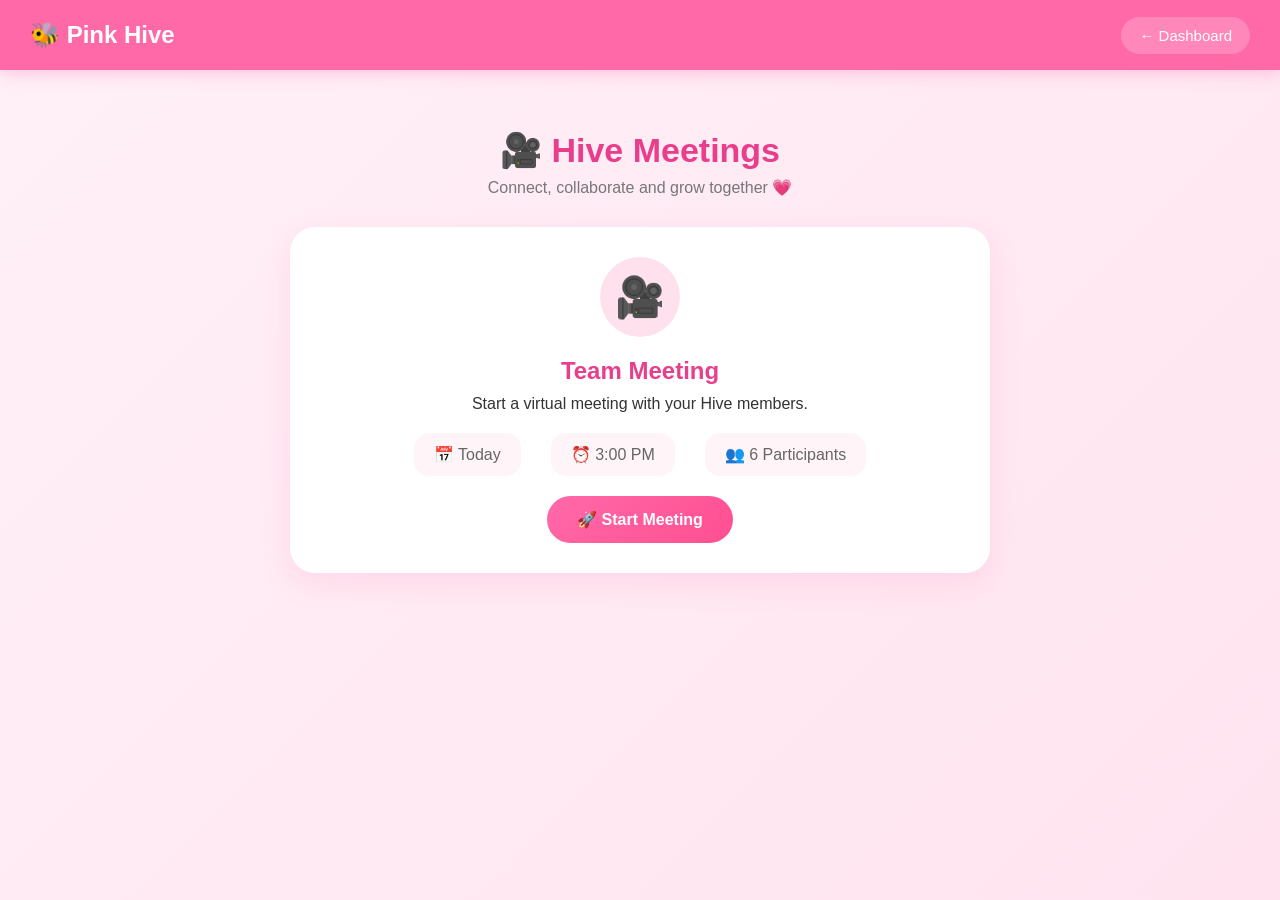
<file: meetings.html>
<!DOCTYPE html>
<html lang="en">
<head>
    <meta charset="UTF-8">
    <meta name="viewport" content="width=device-width, initial-scale=1.0">

    <title>Meetings | Pink Hive</title>

    <style>
        * {
            box-sizing: border-box;
            margin: 0;
            padding: 0;
            font-family: Arial, sans-serif;
        }

        body {
            background: linear-gradient(135deg, #fff0f7, #ffe4f0);
            min-height: 100vh;
            color: #333;
        }

        /* TOP BAR */

        .topbar {
            height: 70px;
            background: #ff69a8;
            color: white;
            display: flex;
            align-items: center;
            justify-content: space-between;
            padding: 0 30px;
            box-shadow: 0 4px 15px rgba(255, 105, 168, 0.3);
        }

        .logo {
            font-size: 24px;
            font-weight: bold;
        }

        .back-btn {
            color: white;
            text-decoration: none;
            font-size: 15px;
            background: rgba(255,255,255,0.2);
            padding: 10px 18px;
            border-radius: 20px;
        }

        .back-btn:hover {
            background: rgba(255,255,255,0.3);
        }

        /* MAIN */

        .container {
            max-width: 1100px;
            margin: 40px auto;
            padding: 20px;
        }

        .page-title {
            text-align: center;
            margin-bottom: 30px;
        }

        .page-title h1 {
            color: #e83e8c;
            font-size: 34px;
            margin-bottom: 8px;
        }

        .page-title p {
            color: #777;
        }

        /* MEETING CARD */

        .meeting-card {
            background: white;
            border-radius: 25px;
            padding: 30px;
            box-shadow: 0 10px 30px rgba(255, 105, 168, 0.15);
            max-width: 700px;
            margin: auto;
            text-align: center;
        }

        .meeting-icon {
            width: 80px;
            height: 80px;
            background: #ffe1ee;
            border-radius: 50%;
            display: flex;
            align-items: center;
            justify-content: center;
            font-size: 40px;
            margin: 0 auto 20px;
        }

        .meeting-card h2 {
            color: #e83e8c;
            margin-bottom: 10px;
        }

        .meeting-info {
            display: flex;
            justify-content: center;
            gap: 30px;
            margin: 20px 0;
            color: #666;
            flex-wrap: wrap;
        }

        .info-box {
            background: #fff4f8;
            padding: 12px 20px;
            border-radius: 15px;
        }

        /* BUTTON */

        .start-btn {
            border: none;
            background: linear-gradient(135deg, #ff69a8, #ff4f91);
            color: white;
            padding: 14px 30px;
            border-radius: 30px;
            font-size: 16px;
            font-weight: bold;
            cursor: pointer;
            transition: 0.3s;
        }

        .start-btn:hover {
            transform: translateY(-2px);
            box-shadow: 0 8px 20px rgba(255, 79, 145, 0.3);
        }

        /* MEETING ROOM */

        .meeting-room {
            display: none;
            margin-top: 30px;
            background: #1d1d1d;
            border-radius: 25px;
            padding: 20px;
            color: white;
            box-shadow: 0 10px 30px rgba(0,0,0,0.2);
        }

        .meeting-room.active {
            display: block;
        }

        .meeting-header {
            display: flex;
            justify-content: space-between;
            align-items: center;
            margin-bottom: 15px;
        }

        .live-status {
            background: #ff3b6b;
            padding: 7px 14px;
            border-radius: 20px;
            font-size: 13px;
            font-weight: bold;
        }

        .meeting-status {
            color: #ddd;
            font-size: 14px;
        }

        /* VIDEO */

        .video-container {
            width: 100%;
            height: 450px;
            background: #222;
            border-radius: 20px;
            overflow: hidden;
            position: relative;
        }

        video {
            width: 100%;
            height: 100%;
            object-fit: cover;
            background: #222;
        }

        /* CAMERA OFF */

        .video-off {
            display: none;
            position: absolute;
            inset: 0;
            background: #252525;
            align-items: center;
            justify-content: center;
            flex-direction: column;
            gap: 10px;
            font-size: 18px;
        }

        .video-off.active {
            display: flex;
        }

        .video-off-icon {
            font-size: 55px;
        }

        /* CONTROLS */

        .controls {
            display: flex;
            justify-content: center;
            gap: 12px;
            margin-top: 20px;
            flex-wrap: wrap;
        }

        .control-btn {
            border: none;
            padding: 12px 18px;
            border-radius: 25px;
            cursor: pointer;
            background: #444;
            color: white;
            font-size: 14px;
            transition: 0.2s;
        }

        .control-btn:hover {
            background: #555;
        }

        .end-btn {
            background: #ff3b6b;
        }

        .end-btn:hover {
            background: #e52e5c;
        }

        /* PARTICIPANTS */

        .participants {
            margin-top: 25px;
            background: #292929;
            padding: 18px;
            border-radius: 18px;
        }

        .participants h3 {
            margin-bottom: 12px;
            color: #ff8fbd;
        }

        .participant-list {
            display: flex;
            gap: 12px;
            flex-wrap: wrap;
        }

        .participant {
            background: #3a3a3a;
            padding: 9px 14px;
            border-radius: 20px;
            font-size: 13px;
        }

        /* SCREEN SHARE */

        .screen-share-info {
            margin-top: 12px;
            text-align: center;
            color: #aaa;
            font-size: 13px;
        }

        /* RESPONSIVE */

        @media (max-width: 700px) {

            .topbar {
                padding: 0 15px;
            }

            .logo {
                font-size: 20px;
            }

            .container {
                margin: 20px auto;
                padding: 15px;
            }

            .page-title h1 {
                font-size: 28px;
            }

            .meeting-card {
                padding: 22px;
            }

            .video-container {
                height: 300px;
            }

            .meeting-header {
                flex-direction: column;
                gap: 10px;
                align-items: flex-start;
            }
        }
    </style>
</head>

<body>

    <!-- TOP BAR -->

    <div class="topbar">

        <div class="logo">
            🐝 Pink Hive
        </div>

        <a href="dashboard.html" class="back-btn">
            ← Dashboard
        </a>

    </div>


    <!-- MAIN CONTENT -->

    <div class="container">

        <div class="page-title">
            <h1>🎥 Hive Meetings</h1>
            <p>Connect, collaborate and grow together 💗</p>
        </div>


        <!-- MEETING CARD -->

        <div class="meeting-card">

            <div class="meeting-icon">
                🎥
            </div>

            <h2>Team Meeting</h2>

            <p>
                Start a virtual meeting with your Hive members.
            </p>

            <div class="meeting-info">

                <div class="info-box">
                    📅 Today
                </div>

                <div class="info-box">
                    ⏰ 3:00 PM
                </div>

                <div class="info-box">
                    👥 6 Participants
                </div>

            </div>

            <button class="start-btn" onclick="startMeeting()">
                🚀 Start Meeting
            </button>

        </div>


        <!-- MEETING ROOM -->

        <div class="meeting-room" id="meetingRoom">

            <div class="meeting-header">

                <div>
                    <h2>🐝 Pink Hive Meeting</h2>
                    <p class="meeting-status" id="meetingStatus">
                        Preparing meeting...
                    </p>
                </div>

                <div class="live-status">
                    🔴 LIVE
                </div>

            </div>


            <!-- VIDEO -->

            <div class="video-container">

                <video
                    id="localVideo"
                    autoplay
                    muted
                    playsinline>
                </video>

                <div class="video-off" id="videoOff">

                    <div class="video-off-icon">
                        📷
                    </div>

                    <div>
                        Camera is OFF
                    </div>

                </div>

            </div>


            <div class="screen-share-info">
                Your camera preview is shown here. Screen sharing can be started using the button below.
            </div>


            <!-- CONTROLS -->

            <div class="controls">

                <button
                    class="control-btn"
                    id="cameraButton"
                    onclick="toggleCamera()">
                    📷 Camera ON
                </button>

                <button
                    class="control-btn"
                    id="micButton"
                    onclick="toggleMicrophone()">
                    🎤 Mic ON
                </button>

                <button
                    class="control-btn"
                    onclick="shareScreen()">
                    🖥️ Share Screen
                </button>

                <button
                    class="control-btn end-btn"
                    onclick="endMeeting()">
                    📞 End Meeting
                </button>

            </div>


            <!-- PARTICIPANTS -->

            <div class="participants">

                <h3>👥 Participants</h3>

                <div class="participant-list">

                    <div class="participant">
                        🐝 You
                    </div>

                    <div class="participant">
                        🌸 Ananya
                    </div>

                    <div class="participant">
                        🦋 Riya
                    </div>

                    <div class="participant">
                        🌷 Sneha
                    </div>

                    <div class="participant">
                        🐝 Priya
                    </div>

                    <div class="participant">
                        🌺 Aisha
                    </div>

                </div>

            </div>

        </div>

    </div>


    <!-- JAVASCRIPT -->

    <script>

        let localStream = null;

        let cameraEnabled = true;
        let microphoneEnabled = true;


        /* START MEETING */

        async function startMeeting() {

            const meetingRoom =
                document.getElementById("meetingRoom");

            const video =
                document.getElementById("localVideo");

            const status =
                document.getElementById("meetingStatus");

            meetingRoom.classList.add("active");

            try {

                localStream =
                    await navigator.mediaDevices.getUserMedia({
                        video: true,
                        audio: true
                    });

                video.srcObject = localStream;

                cameraEnabled = true;
                microphoneEnabled = true;

                document
                    .getElementById("videoOff")
                    .classList.remove("active");

                document
                    .getElementById("cameraButton")
                    .innerText = "📷 Camera ON";

                document
                    .getElementById("micButton")
                    .innerText = "🎤 Mic ON";

                status.innerText =
                    "🎥 Camera and 🎤 microphone are ready!";

            }

            catch (error) {

                console.error(error);

                status.innerText =
                    "⚠️ Camera or microphone permission was denied.";

                alert(
                    "Please allow camera and microphone permissions in your browser to use the meeting."
                );

            }

        }


        /* CAMERA ON / OFF */

        function toggleCamera() {

            if (!localStream) {
                return;
            }

            const videoTrack =
                localStream.getVideoTracks()[0];

            const videoOff =
                document.getElementById("videoOff");

            const cameraButton =
                document.getElementById("cameraButton");

            cameraEnabled =
                !cameraEnabled;

            videoTrack.enabled =
                cameraEnabled;


            if (cameraEnabled) {

                videoOff.classList.remove("active");

                cameraButton.innerText =
                    "📷 Camera ON";

            }

            else {

                videoOff.classList.add("active");

                cameraButton.innerText =
                    "📷 Camera OFF";

            }

        }


        /* MICROPHONE ON / OFF */

        function toggleMicrophone() {

            if (!localStream) {
                return;
            }

            const audioTrack =
                localStream.getAudioTracks()[0];

            const micButton =
                document.getElementById("micButton");

            microphoneEnabled =
                !microphoneEnabled;

            audioTrack.enabled =
                microphoneEnabled;


            if (microphoneEnabled) {

                micButton.innerText =
                    "🎤 Mic ON";

            }

            else {

                micButton.innerText =
                    "🔇 Mic OFF";

            }

        }


        /* SCREEN SHARE */

        async function shareScreen() {

            try {

                const screenStream =
                    await navigator.mediaDevices.getDisplayMedia({
                        video: true
                    });

                const screenTrack =
                    screenStream.getVideoTracks()[0];

                const video =
                    document.getElementById("localVideo");

                /*
                    Remove camera mirror if it was ever added.
                    Screen share should always appear normally.
                */

                video.style.transform = "none";

                video.srcObject =
                    screenStream;


                screenTrack.onended = function () {

                    if (localStream) {

                        video.srcObject =
                            localStream;

                        video.style.transform =
                            "none";

                    }

                };

            }

            catch (error) {

                console.log(
                    "Screen sharing cancelled."
                );

            }

        }


        /* END MEETING */

        function endMeeting() {

            if (localStream) {

                localStream
                    .getTracks()
                    .forEach(track => track.stop());

                localStream = null;

            }

            const video =
                document.getElementById("localVideo");

            video.srcObject = null;

            video.style.transform = "none";


            document
                .getElementById("meetingRoom")
                .classList.remove("active");


            document
                .getElementById("videoOff")
                .classList.remove("active");


            document
                .getElementById("cameraButton")
                .innerText =
                "📷 Camera ON";


            document
                .getElementById("micButton")
                .innerText =
                "🎤 Mic ON";


            cameraEnabled = true;
            microphoneEnabled = true;


            alert(
                "Meeting ended. 🐝💗"
            );

        }

    </script>

</body>
</html>
</file>
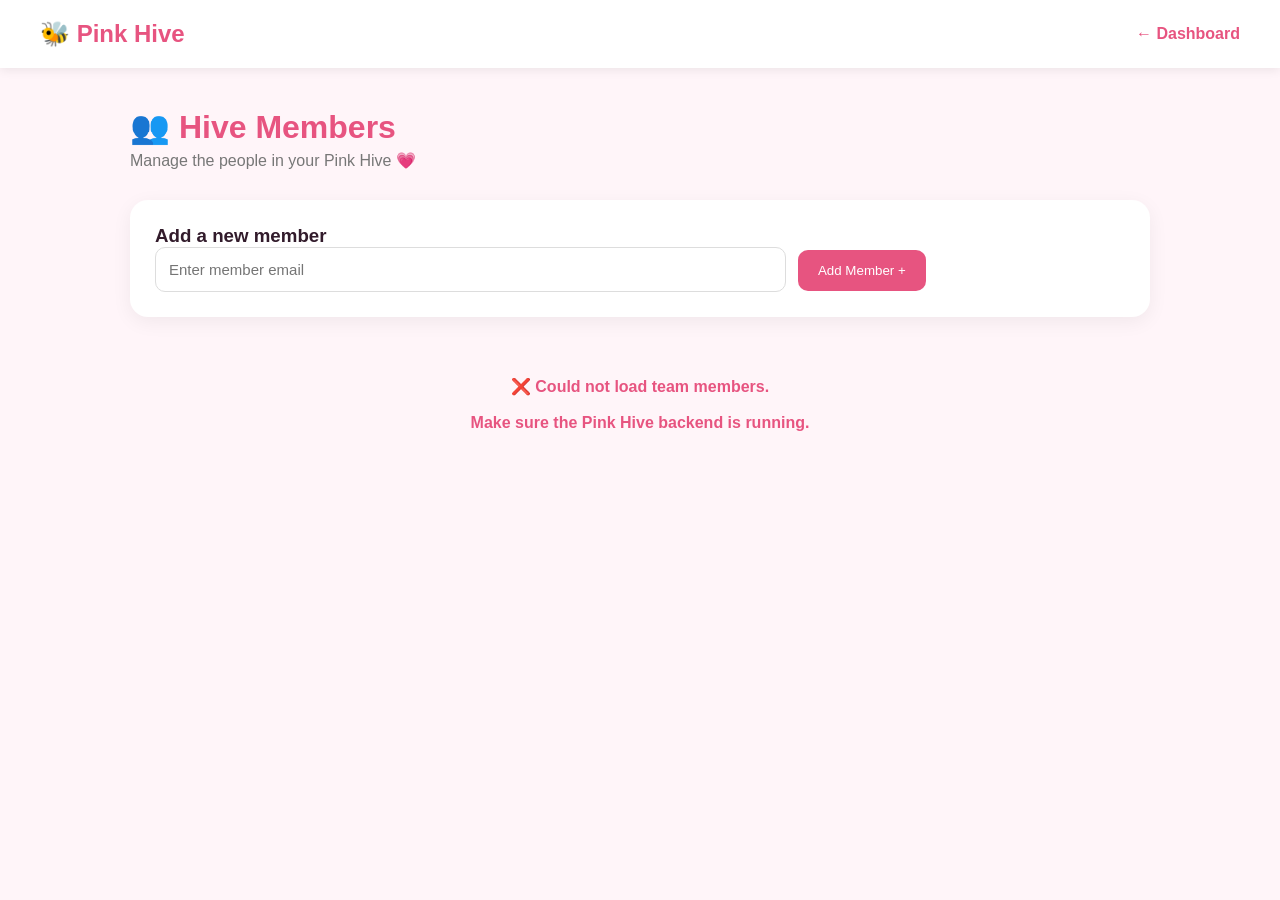
<file: members.html>
<!DOCTYPE html>

<html lang="en">

<head>

    <meta charset="UTF-8">
    <meta name="viewport" content="width=device-width, initial-scale=1.0">

    <title>Pink Hive - Members</title>

    <link rel="stylesheet" href="style.css">

    <style>

        body {
            margin: 0;
            font-family: Arial, sans-serif;
            background: #fff5f9;
        }

        .topbar {
            background: white;
            padding: 20px 40px;
            display: flex;
            justify-content: space-between;
            align-items: center;
            box-shadow: 0 2px 10px rgba(0,0,0,0.08);
        }

        .logo {
            font-size: 24px;
            font-weight: bold;
            color: #e75480;
        }

        .back {
            color: #e75480;
            text-decoration: none;
            font-weight: bold;
        }

        .container {
            padding: 40px;
            max-width: 1100px;
            margin: auto;
        }

        h1 {
            color: #e75480;
            margin-bottom: 5px;
        }

        .subtitle {
            color: #777;
            margin-bottom: 30px;
        }

        .add-box {
            background: white;
            padding: 25px;
            border-radius: 18px;
            margin-bottom: 30px;
            box-shadow: 0 5px 20px rgba(0,0,0,0.06);
        }

        .add-box input {
            padding: 13px;
            width: 65%;
            border: 1px solid #ddd;
            border-radius: 10px;
            font-size: 15px;
        }

        .add-box button {
            padding: 13px 20px;
            border: none;
            border-radius: 10px;
            background: #e75480;
            color: white;
            cursor: pointer;
            margin-left: 8px;
        }

        .members-grid {
            display: grid;
            grid-template-columns: repeat(auto-fit, minmax(230px, 1fr));
            gap: 20px;
        }

        .member-card {
            background: white;
            padding: 25px;
            border-radius: 18px;
            text-align: center;
            box-shadow: 0 5px 20px rgba(0,0,0,0.06);
        }

        .avatar {
            width: 65px;
            height: 65px;
            margin: auto;
            border-radius: 50%;
            background: #ffd6e7;
            display: flex;
            align-items: center;
            justify-content: center;
            font-size: 28px;
        }

        .member-card h3 {
            margin-bottom: 5px;
        }

        .role {
            color: #e75480;
            font-size: 14px;
        }

        .loading {
            text-align: center;
            color: #e75480;
            font-weight: bold;
            padding: 30px;
        }

    </style>

</head>

<body>

    <div class="topbar">

        <div class="logo">
            🐝 Pink Hive
        </div>

        <a href="dashboard.html" class="back">
            ← Dashboard
        </a>

    </div>


    <div class="container">

        <h1>👥 Hive Members</h1>

        <p class="subtitle">
            Manage the people in your Pink Hive 💗
        </p>


        <div class="add-box">

            <h3>Add a new member</h3>

            <input
                type="email"
                id="memberEmail"
                placeholder="Enter member email"
            >

            <button onclick="addMember()">
                Add Member +
            </button>

        </div>


        <div class="members-grid" id="membersGrid">

            <div class="loading">
                🐝 Loading Hive members...
            </div>

        </div>

    </div>


    <script>

        /* LOAD MEMBERS FROM BACKEND */

        async function loadMembers() {

            try {

                const response =
                    await fetch("http://localhost:5000/api/team");

                const members =
                    await response.json();

                const grid =
                    document.getElementById("membersGrid");

                grid.innerHTML = "";


                members.forEach((member, index) => {

                    const avatars = [
                        "👩🏻",
                        "👩🏼",
                        "👩🏽",
                        "👩🏾",
                        "👩🏿"
                    ];

                    const card =
                        document.createElement("div");

                    card.className = "member-card";

                    card.innerHTML = `

                        <div class="avatar">
                            ${avatars[index % avatars.length]}
                        </div>

                        <h3>
                            ${member.name}
                        </h3>

                        <div class="role">
                            ${member.role}
                        </div>

                    `;

                    grid.appendChild(card);

                });

            }

            catch (error) {

                console.error(error);

                document.getElementById("membersGrid").innerHTML = `

                    <div class="loading">

                        ❌ Could not load team members.

                        <br><br>

                        Make sure the Pink Hive backend is running.

                    </div>

                `;

            }

        }


        /* ADD MEMBER */

        function addMember() {

            const email =
                document.getElementById("memberEmail").value.trim();

            if (!email) {

                alert("Please enter an email address 💗");

                return;

            }

            alert(
                "Invitation sent to " +
                email +
                " 🐝💗"
            );

            document.getElementById("memberEmail").value = "";

        }


        /* LOAD MEMBERS WHEN PAGE OPENS */

        loadMembers();

    </script>

</body>

</html>
</file>
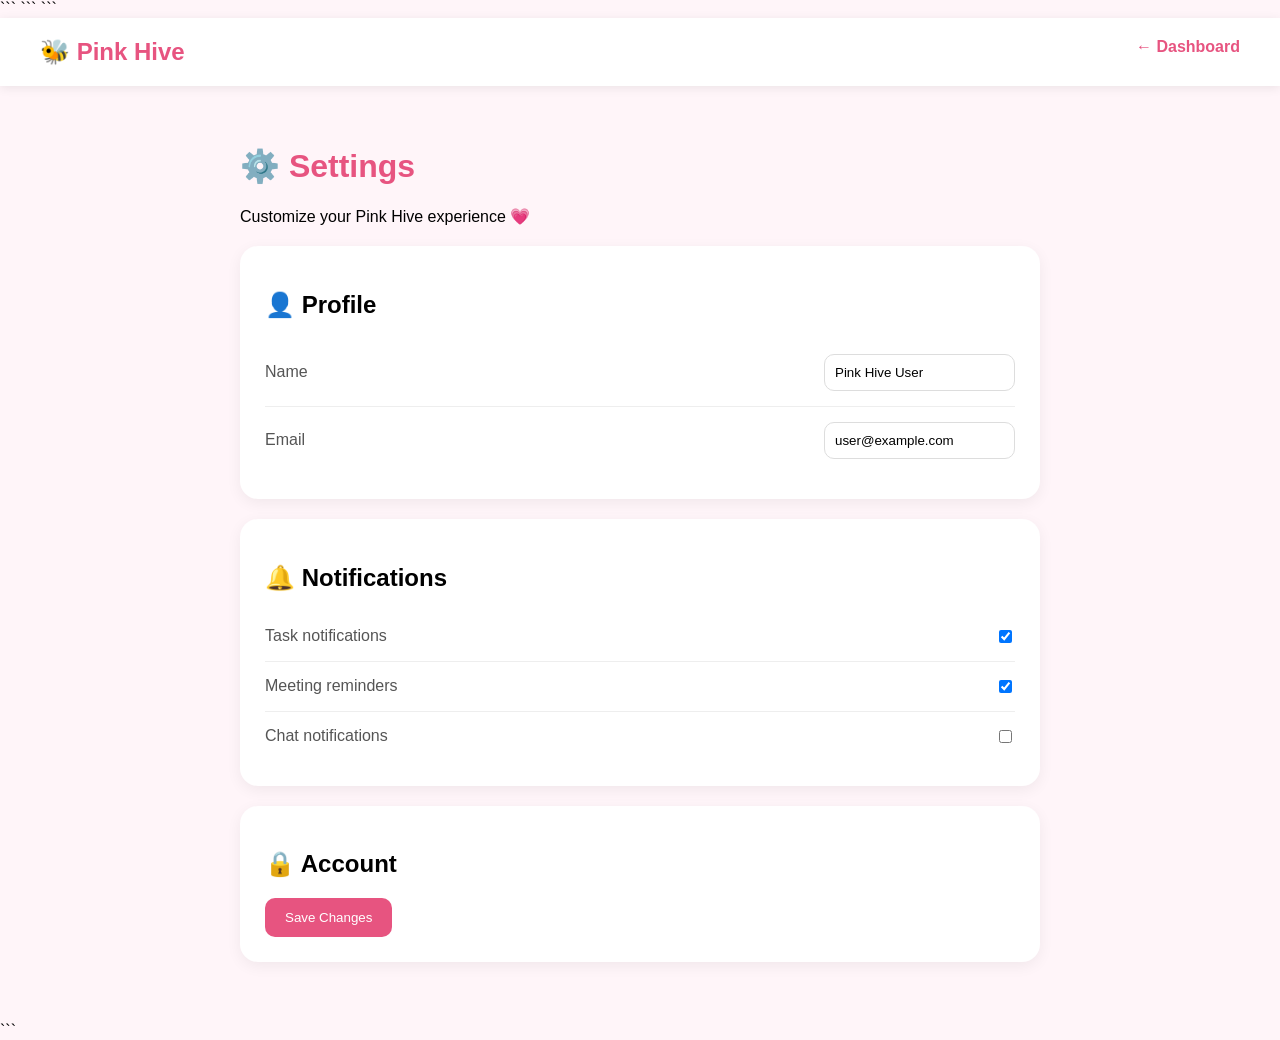
<file: settings.html>
<!DOCTYPE html>

<html lang="en">

<head>

```
<meta charset="UTF-8">
<meta name="viewport" content="width=device-width, initial-scale=1.0">

<title>Pink Hive - Settings</title>

<style>

    body {
        margin: 0;
        font-family: Arial, sans-serif;
        background: #fff5f9;
    }

    .topbar {
        background: white;
        padding: 20px 40px;
        display: flex;
        justify-content: space-between;
        box-shadow: 0 2px 10px rgba(0,0,0,0.08);
    }

    .logo {
        color: #e75480;
        font-size: 24px;
        font-weight: bold;
    }

    .back {
        color: #e75480;
        text-decoration: none;
        font-weight: bold;
    }

    .container {
        max-width: 800px;
        margin: auto;
        padding: 40px;
    }

    h1 {
        color: #e75480;
    }

    .setting-card {
        background: white;
        padding: 25px;
        border-radius: 18px;
        margin: 20px 0;
        box-shadow: 0 4px 15px rgba(0,0,0,0.06);
    }

    .setting {
        display: flex;
        justify-content: space-between;
        align-items: center;
        padding: 15px 0;
        border-bottom: 1px solid #eee;
    }

    .setting:last-child {
        border-bottom: none;
    }

    .setting span {
        color: #555;
    }

    input {
        padding: 10px;
        border: 1px solid #ddd;
        border-radius: 10px;
    }

    button {
        padding: 12px 20px;
        border: none;
        border-radius: 10px;
        background: #e75480;
        color: white;
        cursor: pointer;
    }

</style>
```

</head>

<body>

```
<div class="topbar">

    <div class="logo">
        🐝 Pink Hive
    </div>

    <a href="dashboard.html" class="back">
        ← Dashboard
    </a>

</div>


<div class="container">

    <h1>⚙️ Settings</h1>

    <p>
        Customize your Pink Hive experience 💗
    </p>


    <div class="setting-card">

        <h2>👤 Profile</h2>

        <div class="setting">

            <span>Name</span>

            <input
                type="text"
                value="Pink Hive User"
            >

        </div>


        <div class="setting">

            <span>Email</span>

            <input
                type="email"
                value="user@example.com"
            >

        </div>

    </div>


    <div class="setting-card">

        <h2>🔔 Notifications</h2>

        <div class="setting">

            <span>Task notifications</span>

            <input type="checkbox" checked>

        </div>


        <div class="setting">

            <span>Meeting reminders</span>

            <input type="checkbox" checked>

        </div>


        <div class="setting">

            <span>Chat notifications</span>

            <input type="checkbox">

        </div>

    </div>


    <div class="setting-card">

        <h2>🔒 Account</h2>

        <button onclick="saveSettings()">
            Save Changes
        </button>

    </div>

</div>


<script>

    function saveSettings() {

        alert(
            "Your settings have been saved! 🐝💗"
        );

    }

</script>
```

</body>

</html>
</file>
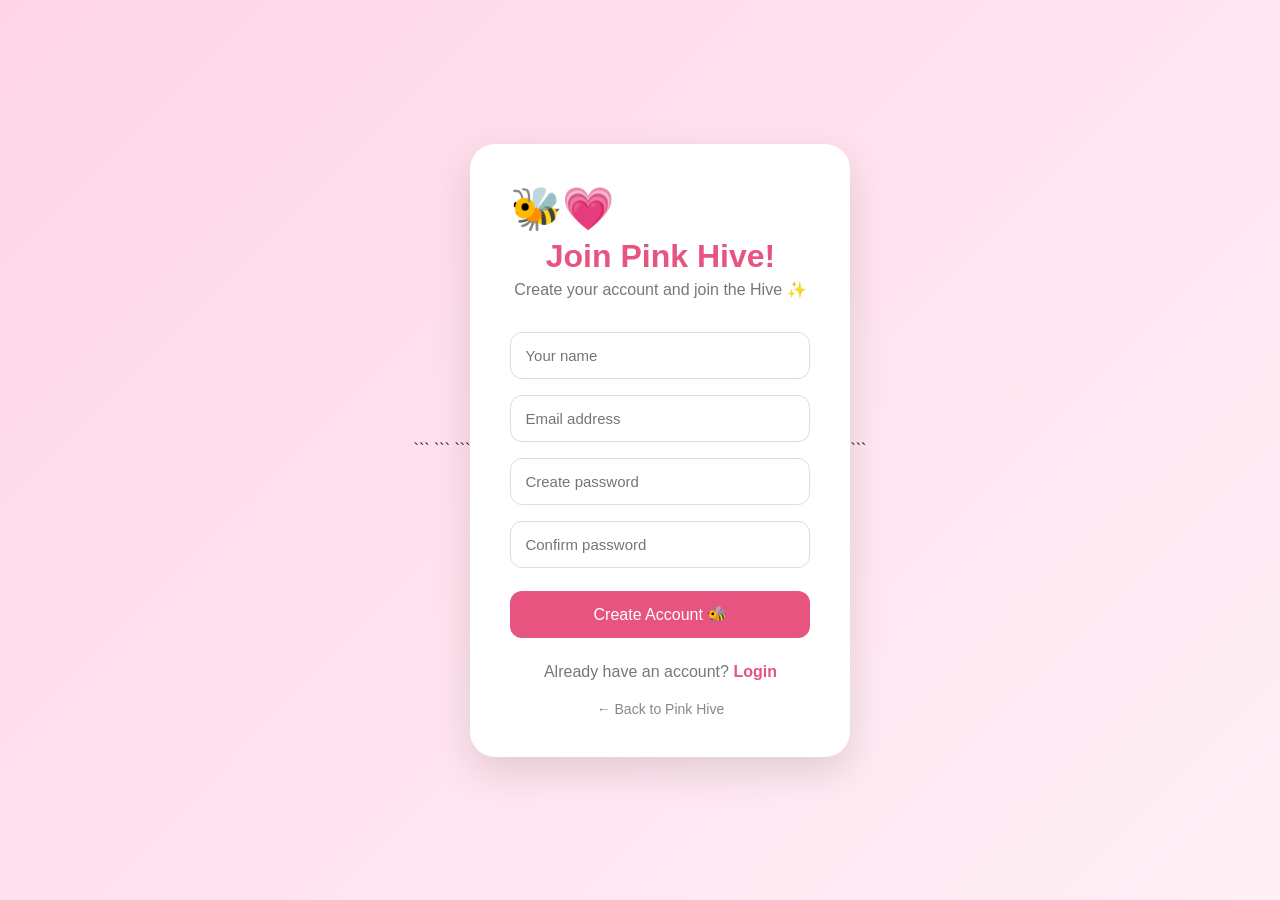
<file: signup.html>
<!DOCTYPE html>

<html lang="en">

<head>
    <meta charset="UTF-8">
    <meta name="viewport" content="width=device-width, initial-scale=1.0">

```
<title>Pink Hive - Sign Up</title>

<link rel="stylesheet" href="style.css">

<style>
    body {
        margin: 0;
        font-family: Arial, sans-serif;
        background: linear-gradient(135deg, #ffd6e7, #fff0f6);
        min-height: 100vh;
        display: flex;
        justify-content: center;
        align-items: center;
    }

    .signup-container {
        width: 380px;
        background: white;
        padding: 40px;
        border-radius: 25px;
        box-shadow: 0 15px 40px rgba(0, 0, 0, 0.12);
        text-align: center;
    }

    .logo {
        font-size: 42px;
        margin-bottom: 5px;
    }

    h1 {
        color: #e75480;
        margin-bottom: 5px;
    }

    .subtitle {
        color: #777;
        margin-bottom: 25px;
    }

    input {
        width: 100%;
        padding: 14px;
        margin: 8px 0;
        border: 1px solid #ddd;
        border-radius: 12px;
        box-sizing: border-box;
        font-size: 15px;
    }

    button {
        width: 100%;
        padding: 14px;
        margin-top: 15px;
        border: none;
        border-radius: 12px;
        background: #e75480;
        color: white;
        font-size: 16px;
        cursor: pointer;
    }

    button:hover {
        opacity: 0.9;
    }

    .login-text {
        margin-top: 25px;
        color: #777;
    }

    .login-text a {
        color: #e75480;
        text-decoration: none;
        font-weight: bold;
    }

    .back {
        display: block;
        margin-top: 20px;
        color: #888;
        text-decoration: none;
        font-size: 14px;
    }
</style>
```

</head>

<body>

```
<div class="signup-container">

    <div class="logo">🐝💗</div>

    <h1>Join Pink Hive!</h1>

    <p class="subtitle">
        Create your account and join the Hive ✨
    </p>

    <form onsubmit="signupUser(event)">

        <input
            type="text"
            id="signupName"
            placeholder="Your name"
            required
        >

        <input
            type="email"
            id="signupEmail"
            placeholder="Email address"
            required
        >

        <input
            type="password"
            id="signupPassword"
            placeholder="Create password"
            required
        >

        <input
            type="password"
            id="confirmPassword"
            placeholder="Confirm password"
            required
        >

        <button type="submit">
            Create Account 🐝
        </button>

    </form>

    <p class="login-text">
        Already have an account?
        <a href="login.html">Login</a>
    </p>

    <a href="index.html" class="back">
        ← Back to Pink Hive
    </a>

</div>

<script>
    function signupUser(event) {

        event.preventDefault();

        const name =
            document.getElementById("signupName").value;

        const email =
            document.getElementById("signupEmail").value;

        const password =
            document.getElementById("signupPassword").value;

        const confirmPassword =
            document.getElementById("confirmPassword").value;

        if (password !== confirmPassword) {

            alert("Passwords do not match! 😭");

            return;
        }

        alert(
            "Welcome to Pink Hive, " +
            name +
            "! 🐝💗"
        );

        window.location.href = "dashboard.html";
    }
</script>
```

</body>

</html>
</file>
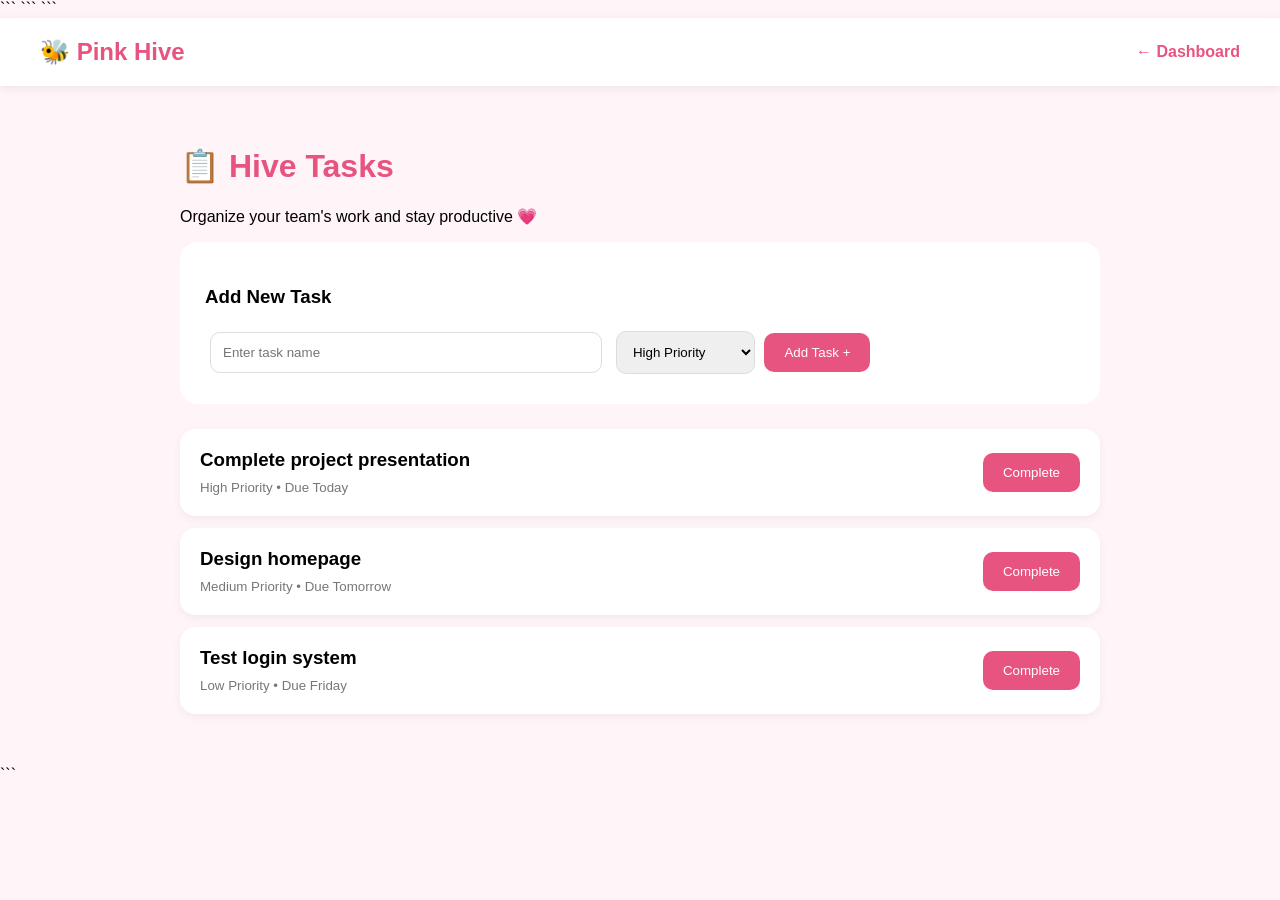
<file: tasks.html>
<!DOCTYPE html>

<html lang="en">
<head>
    <meta charset="UTF-8">
    <meta name="viewport" content="width=device-width, initial-scale=1.0">
    <title>Pink Hive - Tasks</title>

```
<style>
    * {
        box-sizing: border-box;
    }

    body {
        margin: 0;
        font-family: Arial, sans-serif;
        background: #fff5f9;
    }

    .topbar {
        background: white;
        padding: 20px 40px;
        display: flex;
        justify-content: space-between;
        align-items: center;
        box-shadow: 0 2px 10px rgba(0,0,0,0.08);
    }

    .logo {
        font-size: 24px;
        font-weight: bold;
        color: #e75480;
    }

    .back {
        color: #e75480;
        text-decoration: none;
        font-weight: bold;
    }

    .container {
        max-width: 1000px;
        margin: auto;
        padding: 40px;
    }

    h1 {
        color: #e75480;
    }

    .add-task {
        background: white;
        padding: 25px;
        border-radius: 18px;
        margin-bottom: 25px;
    }

    input, select {
        padding: 12px;
        border: 1px solid #ddd;
        border-radius: 10px;
        margin: 5px;
    }

    input {
        width: 45%;
    }

    button {
        padding: 12px 20px;
        border: none;
        border-radius: 10px;
        background: #e75480;
        color: white;
        cursor: pointer;
    }

    .task {
        background: white;
        padding: 20px;
        border-radius: 15px;
        margin: 12px 0;
        display: flex;
        justify-content: space-between;
        align-items: center;
        box-shadow: 0 3px 10px rgba(0,0,0,0.05);
    }

    .task h3 {
        margin: 0 0 7px;
    }

    .task small {
        color: #777;
    }

    .completed {
        text-decoration: line-through;
        opacity: 0.5;
    }
</style>
```

</head>

<body>

```
<div class="topbar">
    <div class="logo">🐝 Pink Hive</div>
    <a href="dashboard.html" class="back">← Dashboard</a>
</div>

<div class="container">

    <h1>📋 Hive Tasks</h1>

    <p>Organize your team's work and stay productive 💗</p>

    <div class="add-task">

        <h3>Add New Task</h3>

        <input
            type="text"
            id="taskInput"
            placeholder="Enter task name"
        >

        <select id="priority">
            <option>High Priority</option>
            <option>Medium Priority</option>
            <option>Low Priority</option>
        </select>

        <button onclick="addTask()">
            Add Task +
        </button>

    </div>

    <div id="taskList">

        <div class="task">

            <div>
                <h3>Complete project presentation</h3>
                <small>High Priority • Due Today</small>
            </div>

            <button onclick="completeTask(this)">
                Complete
            </button>

        </div>

        <div class="task">

            <div>
                <h3>Design homepage</h3>
                <small>Medium Priority • Due Tomorrow</small>
            </div>

            <button onclick="completeTask(this)">
                Complete
            </button>

        </div>

        <div class="task">

            <div>
                <h3>Test login system</h3>
                <small>Low Priority • Due Friday</small>
            </div>

            <button onclick="completeTask(this)">
                Complete
            </button>

        </div>

    </div>

</div>

<script>

    function addTask() {

        const input =
            document.getElementById("taskInput");

        const priority =
            document.getElementById("priority").value;

        const taskName =
            input.value.trim();

        if (!taskName) {
            alert("Please enter a task 💗");
            return;
        }

        const task =
            document.createElement("div");

        task.className = "task";

        task.innerHTML = `
            <div>
                <h3>${taskName}</h3>
                <small>${priority}</small>
            </div>

            <button onclick="completeTask(this)">
                Complete
            </button>
        `;

        document
            .getElementById("taskList")
            .appendChild(task);

        input.value = "";
    }


    function completeTask(button) {

        const task =
            button.parentElement;

        task.classList.add("completed");

        button.innerText = "✓ Done";

    }

</script>
```

</body>
</html>
</file>
<file: style.css>
* {
    margin: 0;
    padding: 0;
    box-sizing: border-box;
}

html {
    scroll-behavior: smooth;
}

body {
    font-family: "Poppins", sans-serif;
    background: #fff8fc;
    color: #321b2b;
    overflow-x: hidden;
}


/* NAVBAR */

.navbar {
    height: 78px;
    padding: 0 7%;
    display: flex;
    align-items: center;
    justify-content: space-between;

    background: rgba(255,255,255,0.8);
    backdrop-filter: blur(15px);

    position: sticky;
    top: 0;
    z-index: 1000;

    border-bottom: 1px solid #f7dce9;
}

.logo {
    display: flex;
    align-items: center;
    gap: 10px;

    font-size: 21px;
    font-weight: 500;
}

.logo b {
    color: #e94d91;
}

.logo-icon {
    width: 40px;
    height: 40px;

    display: flex;
    justify-content: center;
    align-items: center;

    background: #ffe2ef;
    border-radius: 13px;
}

.nav-links {
    display: flex;
    gap: 35px;
}

.nav-links a {
    text-decoration: none;
    color: #704b61;
    font-size: 14px;
    font-weight: 500;

    transition: 0.3s;
}

.nav-links a:hover {
    color: #e94d91;
}

.login-btn {
    border: 1px solid #efa4c5;
    background: white;
    color: #df4389;

    padding: 10px 23px;
    border-radius: 25px;

    cursor: pointer;

    font-family: inherit;
    font-weight: 600;

    transition: 0.3s;
}

.login-btn:hover {
    background: #fff0f7;
}


/* FLOATING DECORATIONS */

.floating {
    position: fixed;
    pointer-events: none;
    opacity: 0.3;
    z-index: -1;

    animation: float 5s ease-in-out infinite;
}

.flower1 {
    top: 130px;
    left: 4%;
    color: #ef73ad;
    font-size: 40px;
}

.flower2 {
    bottom: 100px;
    right: 5%;
    color: #d98ce7;
    font-size: 50px;
}

.heart1 {
    top: 45%;
    left: 2%;
    font-size: 55px;
    color: #f39ac0;
}

.heart2 {
    top: 25%;
    right: 4%;
    font-size: 45px;
    color: #cf83dc;
}

@keyframes float {

    0%,100% {
        transform: translateY(0) rotate(0deg);
    }

    50% {
        transform: translateY(-20px) rotate(8deg);
    }
}


/* HERO */

.hero {
    min-height: 700px;
    padding: 100px 7%;

    display: grid;
    grid-template-columns: 1fr 1fr;
    gap: 70px;

    align-items: center;

    background:
        radial-gradient(circle at 10% 20%, #ffe7f2, transparent 30%),
        radial-gradient(circle at 90% 30%, #f4e7ff, transparent 30%),
        #fff8fc;
}

.hero-content {
    max-width: 650px;
}

.badge {
    display: inline-block;

    padding: 8px 16px;

    background: #ffeaf4;
    border: 1px solid #ffd0e5;

    border-radius: 30px;

    color: #db4789;
    font-size: 12px;
    font-weight: 600;

    margin-bottom: 20px;
}

.hero h1 {
    font-size: clamp(42px, 5vw, 70px);
    line-height: 1.08;
    letter-spacing: -2px;
    margin-bottom: 25px;
}

.hero h1 span {
    color: #e94d91;
}

.hero p {
    color: #765d6c;
    line-height: 1.8;
    max-width: 570px;
    font-size: 16px;
}

.hero-buttons {
    display: flex;
    gap: 15px;
    margin-top: 35px;
}

.primary-btn {
    border: none;

    background: linear-gradient(
        135deg,
        #ee5d9b,
        #d9438a
    );

    color: white;

    padding: 14px 25px;
    border-radius: 30px;

    font-family: inherit;
    font-weight: 600;

    cursor: pointer;

    box-shadow: 0 12px 30px rgba(225,69,139,0.25);

    transition: 0.3s;
}

.primary-btn:hover {
    transform: translateY(-3px);
    box-shadow: 0 16px 35px rgba(225,69,139,0.35);
}

.secondary-btn {
    padding: 14px 25px;

    background: white;
    color: #db4b8d;

    border: 1px solid #f2b1cc;

    border-radius: 30px;

    font-family: inherit;
    font-weight: 600;

    cursor: pointer;

    transition: 0.3s;
}

.secondary-btn:hover {
    background: #fff0f7;
}

.small-text {
    margin-top: 20px;
    color: #a08392;
    font-size: 12px;
}


/* DASHBOARD */

.dashboard-card {
    background: rgba(255,255,255,0.9);

    padding: 27px;

    border-radius: 28px;

    border: 1px solid #f3d7e5;

    box-shadow:
        0 30px 80px rgba(190,91,138,0.16);

    animation: dashboardFloat 5s ease-in-out infinite;
}

@keyframes dashboardFloat {

    0%,100% {
        transform: translateY(0);
    }

    50% {
        transform: translateY(-10px);
    }
}

.dashboard-top {
    display: flex;
    justify-content: space-between;
    align-items: center;

    margin-bottom: 25px;
}

.dashboard-top small {
    color: #c38ba6;
    font-size: 9px;
}

.dashboard-top h3 {
    font-size: 17px;
    margin-top: 3px;
}

.profile {
    width: 43px;
    height: 43px;

    border-radius: 50%;

    display: flex;
    align-items: center;
    justify-content: center;

    background: #ffe2ef;
}

.dashboard-grid {
    display: grid;
    grid-template-columns: 1fr 1fr;
    gap: 13px;
}

.mini-card {
    padding: 17px;

    background: #fff8fb;

    border: 1px solid #f7e3eb;

    border-radius: 18px;

    display: flex;
    align-items: center;
    gap: 12px;
}

.mini-icon {
    width: 40px;
    height: 40px;

    display: flex;
    justify-content: center;
    align-items: center;

    border-radius: 12px;
}

.pink {
    background: #ffe0ed;
}

.purple {
    background: #eee1ff;
}

.peach {
    background: #ffe9d9;
}

.yellow {
    background: #fff3c8;
}

.mini-card small {
    display: block;
    color: #9c8190;
    font-size: 10px;
}

.mini-card strong {
    display: block;
    margin-top: 2px;
}

.activity {
    margin-top: 25px;
}

.activity-title {
    display: flex;
    justify-content: space-between;
    margin-bottom: 13px;
    font-size: 12px;
}

.activity-title span {
    color: #df5793;
}

.activity-item {
    display: flex;
    align-items: center;
    gap: 10px;

    padding: 12px 0;

    border-top: 1px solid #f5e7ed;
}

.avatar {
    width: 34px;
    height: 34px;

    display: flex;
    justify-content: center;
    align-items: center;

    border-radius: 50%;

    background: #ffdbe9;
    color: #cf4b85;

    font-size: 12px;
    font-weight: 700;
}

.activity-item div:nth-child(2) {
    flex: 1;
}

.activity-item b {
    display: block;
    font-size: 11px;
}

.activity-item small {
    color: #ad95a1;
    font-size: 9px;
}


/* FEATURES */

.features-section {
    padding: 110px 7%;
    background: white;
}

.section-heading {
    text-align: center;
    max-width: 650px;
    margin: auto;
}

.section-heading h2,
.team-text h2 {
    font-size: clamp(34px,4vw,52px);
    line-height: 1.2;
    margin-bottom: 18px;
}

.section-heading h2 span,
.team-text h2 span {
    color: #e94d91;
}

.section-heading p {
    color: #806978;
    line-height: 1.7;
}

.features-grid {
    margin-top: 55px;

    display: grid;
    grid-template-columns: repeat(4,1fr);

    gap: 20px;
}

.feature-card {
    padding: 30px;

    border-radius: 25px;

    border: 1px solid #f2e2e9;

    background: #fffafd;

    transition: 0.3s;
}

.feature-card:hover {
    transform: translateY(-8px);

    box-shadow:
        0 20px 50px rgba(199,92,139,0.12);
}

.feature-icon {
    width: 53px;
    height: 53px;

    border-radius: 16px;

    display: flex;
    justify-content: center;
    align-items: center;

    font-size: 23px;

    margin-bottom: 20px;
}

.pink-icon {
    background: #ffe2ef;
}

.purple-icon {
    background: #eee2ff;
}

.peach-icon {
    background: #ffe9dc;
}

.yellow-icon {
    background: #fff1c9;
}

.feature-card h3 {
    margin-bottom: 10px;
}

.feature-card p {
    color: #806b76;
    font-size: 13px;
    line-height: 1.7;

    min-height: 65px;
}

.feature-card button {
    border: none;
    background: none;

    color: #df4e8d;

    font-family: inherit;
    font-weight: 600;

    cursor: pointer;

    margin-top: 15px;
}


/* TEAM */

.team-section {
    padding: 120px 7%;

    display: grid;
    grid-template-columns: 1fr 1fr;
    align-items: center;

    gap: 100px;

    background:
        linear-gradient(
            135deg,
            #fff1f7,
            #f9efff
        );
}

.team-text p {
    color: #765e6e;
    line-height: 1.8;
    max-width: 500px;
}

.check-list {
    margin: 30px 0;

    display: grid;
    gap: 14px;

    color: #654b5b;
    font-size: 14px;
}

.team-visual {
    height: 400px;
    position: relative;

    display: flex;
    align-items: center;
    justify-content: center;
}

.hive-circle {
    width: 220px;
    height: 220px;

    border-radius: 50%;

    display: flex;
    align-items: center;
    justify-content: center;

    font-size: 90px;

    background:
        radial-gradient(
            circle,
            #ffd9e9,
            #f4d9ff
        );

    box-shadow:
        0 30px 70px rgba(204,105,155,0.2);

    animation: pulse 3s infinite;
}

@keyframes pulse {

    0%,100% {
        transform: scale(1);
    }

    50% {
        transform: scale(1.05);
    }
}

.floating-card {
    position: absolute;

    padding: 13px 18px;

    background: white;

    border-radius: 15px;

    box-shadow:
        0 15px 35px rgba(157,78,118,0.12);

    font-size: 12px;
    font-weight: 600;

    animation: float 4s infinite;
}

.card-one {
    top: 50px;
    left: 10%;
}

.card-two {
    top: 100px;
    right: 5%;
    animation-delay: 1s;
}

.card-three {
    bottom: 50px;
    right: 18%;
    animation-delay: 2s;
}


/* ABOUT */

.about-section {
    padding: 100px 7%;
    background: white;
}

.about-box {
    max-width: 850px;
    margin: auto;

    text-align: center;

    padding: 70px 30px;

    border-radius: 35px;

    background:
        linear-gradient(
            135deg,
            #fff0f7,
            #f9edff
        );

    border: 1px solid #f2d9e7;
}

.about-icon {
    font-size: 45px;
    margin-bottom: 15px;
}

.about-box h2 {
    font-size: 36px;
    margin-bottom: 15px;
}

.about-box p {
    max-width: 500px;
    margin: auto auto 30px;

    color: #806878;
}


/* FOOTER */

footer {
    padding: 55px 7%;

    text-align: center;

    background: #321b2b;

    color: white;
}

.footer-logo {
    font-size: 21px;
    font-weight: 700;
}

footer p {
    color: #d7baca;
    font-size: 13px;
    margin: 10px 0 20px;
}

.footer-links {
    display: flex;
    justify-content: center;
    gap: 25px;

    color: #e9cbd9;

    font-size: 12px;

    margin-bottom: 25px;
}

footer small {
    color: #a98a9b;
}


/* MODAL */

.modal {
    position: fixed;

    inset: 0;

    background: rgba(45,20,35,0.45);

    display: none;

    align-items: center;
    justify-content: center;

    z-index: 5000;

    backdrop-filter: blur(8px);
}

.modal.active {
    display: flex;
}

.modal-box {
    width: 90%;
    max-width: 410px;

    padding: 35px;

    background: white;

    border-radius: 25px;

    position: relative;

    text-align: center;

    animation: modalOpen 0.3s ease;
}

@keyframes modalOpen {

    from {
        opacity: 0;
        transform: translateY(20px) scale(.95);
    }

    to {
        opacity: 1;
        transform: translateY(0) scale(1);
    }
}

.close {
    position: absolute;

    top: 15px;
    right: 18px;

    border: none;
    background: none;

    font-size: 25px;

    cursor: pointer;
}

.modal-icon {
    font-size: 45px;
    margin-bottom: 10px;
}

.modal-box p {
    color: #876d7c;
    font-size: 13px;
    margin: 10px 0 20px;
}

.modal-box input {
    width: 100%;

    padding: 13px 15px;

    margin-bottom: 12px;

    border: 1px solid #efd6e3;

    border-radius: 12px;

    outline: none;

    font-family: inherit;
}

.modal-box input:focus {
    border-color: #e95b9b;
}

.full {
    width: 100%;
}

.signup-text b {
    color: #df4c8c;
    cursor: pointer;
}


/* CHAT */

.chat-button {
    position: fixed;

    right: 25px;
    bottom: 25px;

    width: 58px;
    height: 58px;

    border: none;

    border-radius: 50%;

    background: linear-gradient(
        135deg,
        #f05d9c,
        #ce4387
    );

    color: white;

    font-size: 23px;

    cursor: pointer;

    box-shadow:
        0 12px 30px rgba(217,70,137,0.35);

    z-index: 3000;

    transition: .3s;
}

.chat-button:hover {
    transform: scale(1.1);
}

.chat-box {
    position: fixed;

    right: 25px;
    bottom: 95px;

    width: 350px;
    height: 470px;

    background: white;

    border-radius: 25px;

    box-shadow:
        0 25px 70px rgba(60,25,45,.2);

    overflow: hidden;

    display: none;

    flex-direction: column;

    z-index: 4000;

    border: 1px solid #f1dbe6;
}

.chat-box.active {
    display: flex;
}

.chat-header {
    padding: 17px;

    background:
        linear-gradient(
            135deg,
            #ffe2ef,
            #f2e2ff
        );

    display: flex;
    justify-content: space-between;
}

.chat-header small {
    display: block;
    font-size: 9px;
    color: #896a7b;
}

.chat-header button {
    border: none;
    background: none;

    font-size: 20px;

    cursor: pointer;
}

.chat-messages {
    flex: 1;

    padding: 15px;

    overflow-y: auto;

    display: flex;
    flex-direction: column;
    gap: 10px;
}

.bot-message,
.user-message {
    max-width: 80%;

    padding: 11px 13px;

    border-radius: 14px;

    font-size: 12px;
    line-height: 1.5;
}

.bot-message {
    background: #fff0f6;
    align-self: flex-start;
}

.user-message {
    background: #e85295;
    color: white;
    align-self: flex-end;
}

.chat-input {
    padding: 12px;

    display: flex;
    gap: 8px;

    border-top: 1px solid #f4e4eb;
}

.chat-input input {
    flex: 1;

    border: 1px solid #efd9e4;

    border-radius: 20px;

    padding: 10px 13px;

    outline: none;

    font-family: inherit;
}

.chat-input button {
    width: 40px;
    height: 40px;

    border: none;

    border-radius: 50%;

    background: #e85194;
    color: white;

    cursor: pointer;
}


/* MOBILE */

@media(max-width: 900px) {

    .nav-links {
        display: none;
    }

    .hero {
        grid-template-columns: 1fr;
        padding-top: 70px;
    }

    .dashboard-card {
        max-width: 600px;
        width: 100%;
        margin: auto;
    }

    .features-grid {
        grid-template-columns: 1fr 1fr;
    }

    .team-section {
        grid-template-columns: 1fr;
    }

}

@media(max-width: 600px) {

    .navbar {
        padding: 0 5%;
    }

    .login-btn {
        padding: 8px 16px;
    }

    .hero {
        padding: 60px 5%;
    }

    .hero h1 {
        font-size: 42px;
    }

    .hero-buttons {
        flex-direction: column;
    }

    .features-section,
    .team-section,
    .about-section {
        padding: 75px 5%;
    }

    .features-grid {
        grid-template-columns: 1fr;
    }

    .team-visual {
        height: 330px;
    }

    .chat-box {
        right: 10px;
        bottom: 85px;
        width: calc(100% - 20px);
    }

}
</file>
